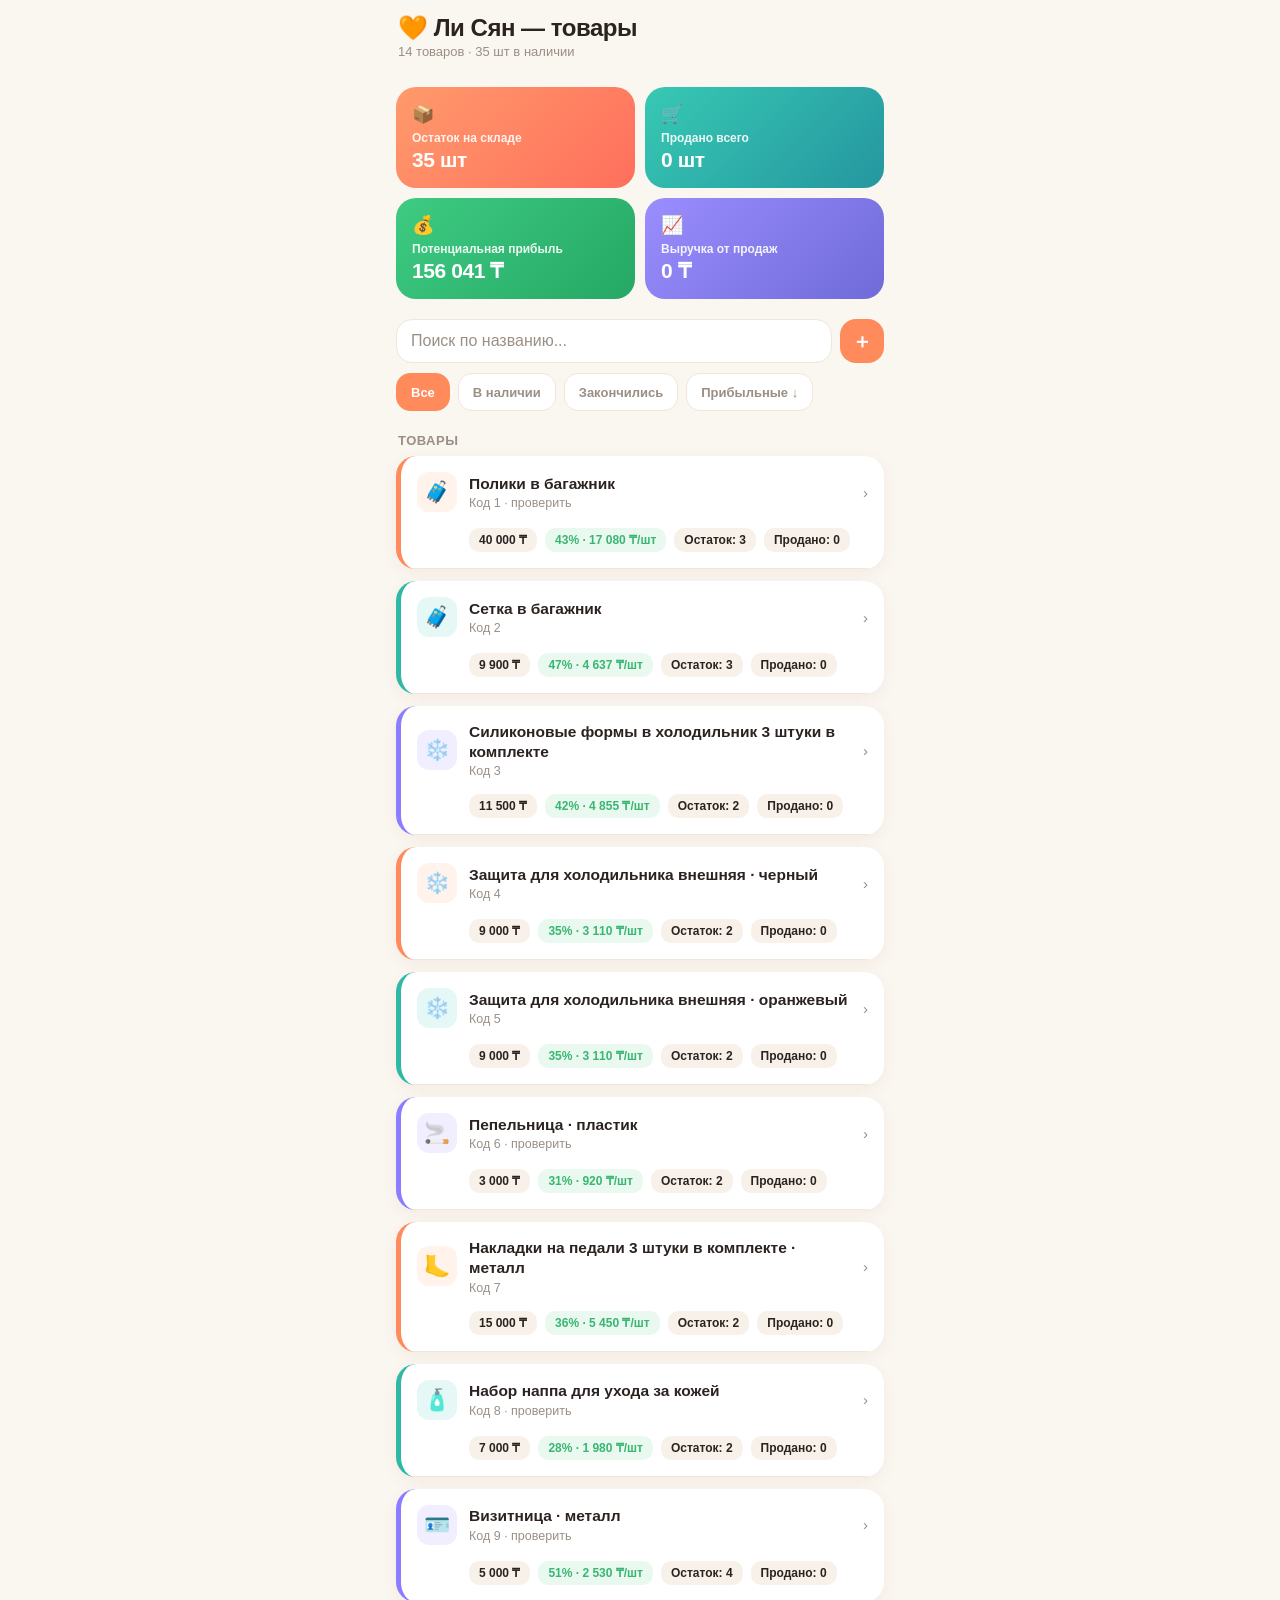
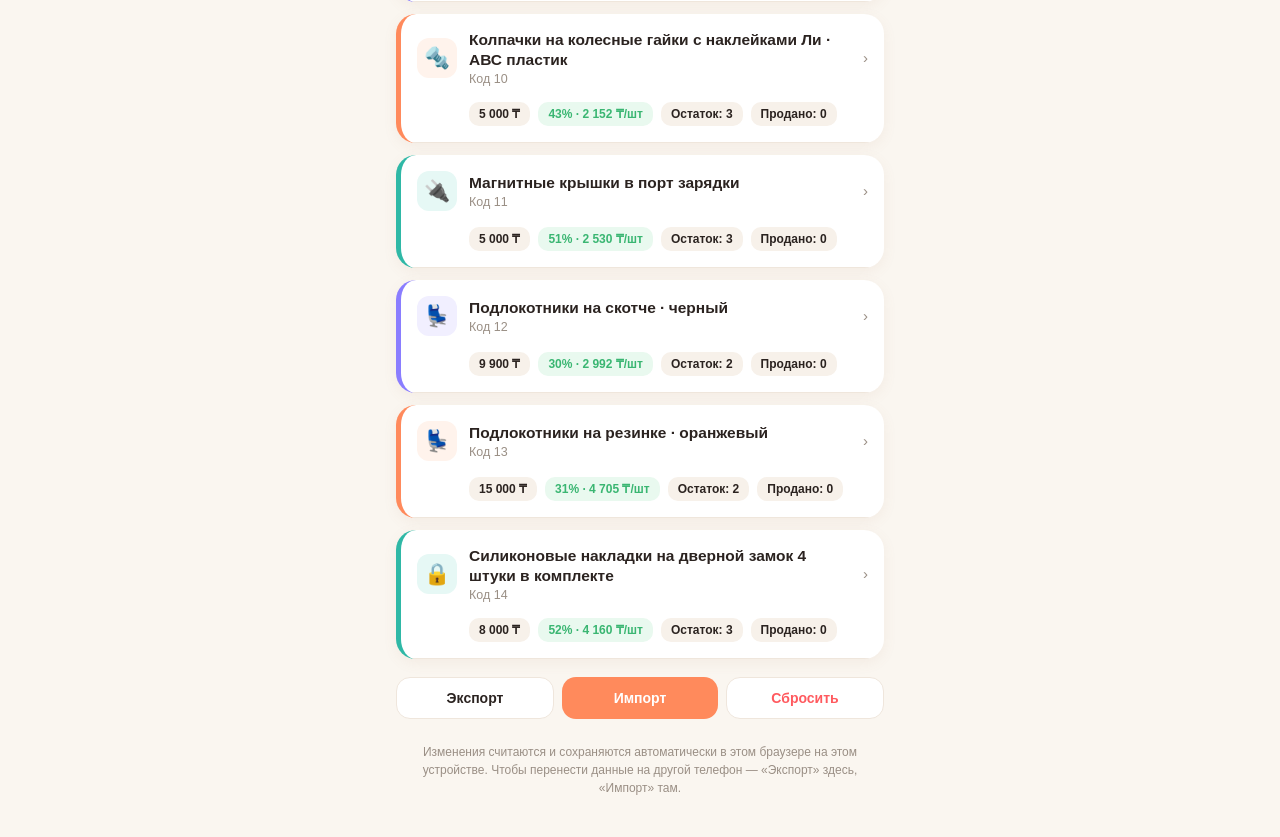
<file: index.html>
<!DOCTYPE html>
<html lang="ru">
<head>
<meta charset="UTF-8">
<meta name="viewport" content="width=device-width, initial-scale=1, viewport-fit=cover">
<meta name="apple-mobile-web-app-capable" content="yes">
<meta name="apple-mobile-web-app-status-bar-style" content="black-translucent">
<meta name="theme-color" content="#faf6f0">
<title>Ли Сян — товары</title>
<style>
  :root{
    --bg:#faf6f0; --card:#ffffff; --text:#2b2320; --sub:#9a8f85;
    --peach:#ff8a5c; --teal:#2fb8a6; --purple:#8a7dff;
    --green:#3ab672; --red:#ff5a5f; --sep:#efe6dc; --radius:20px;
  }
  *{box-sizing:border-box; -webkit-tap-highlight-color:transparent; touch-action:manipulation;}
  html{-webkit-text-size-adjust:100%;}
  html,body{margin:0;padding:0; overflow-x:hidden; width:100%;}
  body{
    background:var(--bg); color:var(--text);
    font-family:-apple-system,BlinkMacSystemFont,"SF Pro Text","Helvetica Neue",Arial,sans-serif;
    padding-bottom:calc(24px + env(safe-area-inset-bottom));
    -webkit-font-smoothing:antialiased;
  }
  header{
    position:sticky; top:0; z-index:10;
    background:rgba(250,246,240,0.85); backdrop-filter:blur(20px); -webkit-backdrop-filter:blur(20px);
    padding:calc(14px + env(safe-area-inset-top)) 18px 12px;
  }
  h1{font-size:24px; font-weight:800; margin:0 0 2px; letter-spacing:-0.02em;}
  .subtitle{font-size:13px; color:var(--sub); margin:0; display:flex; justify-content:space-between; align-items:center; gap:8px;}
  .saved-badge{font-size:11px; color:var(--green); font-weight:700; opacity:0; transition:opacity .3s ease; white-space:nowrap;}
  .saved-badge.show{opacity:1;}

  .alert{
    margin:14px 16px 0; padding:12px 14px; border-radius:14px;
    background:linear-gradient(135deg,#ff9a6c,#ff6f5c); color:#fff;
    font-size:13px; font-weight:700; display:flex; align-items:center; gap:8px;
  }

  .stats{display:grid; grid-template-columns:1fr 1fr; gap:10px; padding:16px 16px 4px;}
  .stat{border-radius:var(--radius); padding:16px; color:#fff;}
  .stat.c1{background:linear-gradient(135deg,#ff9a6c,#ff6f5c);}
  .stat.c2{background:linear-gradient(135deg,#37c9b3,#2596a0);}
  .stat.c3{background:linear-gradient(135deg,#3ecb82,#25a865);}
  .stat.c4{background:linear-gradient(135deg,#9b8dff,#6f6bd8);}
  .stat .icon{font-size:18px; margin-bottom:6px;}
  .stat .label{font-size:12px; font-weight:700; opacity:.9;}
  .stat .value{font-size:21px; font-weight:800; margin-top:3px; letter-spacing:-0.02em;}

  .toolbar{display:flex; gap:8px; padding:16px 16px 10px;}
  .search{flex:1; min-width:0; background:var(--card); border:1.5px solid var(--sep); border-radius:16px; padding:12px 14px; font-size:16px; color:var(--text);}
  .search::placeholder{color:var(--sub);}
  .iconbtn{background:var(--peach); border:none; border-radius:16px; width:44px; height:44px; font-size:20px; color:#fff; font-weight:600; flex:none;}

  .chips{display:flex; gap:8px; padding:0 16px 14px; overflow-x:auto; -webkit-overflow-scrolling:touch; scroll-padding:0 16px;}
  .chips::-webkit-scrollbar{display:none;}
  .chips::after{content:''; flex:none; width:4px;}
  .chip{
    flex:none; background:var(--card); border:1.5px solid var(--sep); color:var(--sub);
    border-radius:14px; padding:9px 14px; font-size:13px; font-weight:700; white-space:nowrap;
    min-height:38px;
  }
  .chip.active{background:var(--peach); border-color:var(--peach); color:#fff;}

  .section-label{font-size:13px; color:var(--sub); text-transform:uppercase; letter-spacing:0.04em; padding:8px 18px 8px; font-weight:700;}

  .list{padding:0 16px; display:flex; flex-direction:column; gap:12px;}

  .card{background:var(--card); border-radius:var(--radius); overflow:hidden; box-shadow:0 4px 14px rgba(160,120,90,0.08); border-left:5px solid var(--peach);}
  .card.c-teal{border-left-color:var(--teal);}
  .card.c-purple{border-left-color:var(--purple);}

  .card-head{display:flex; align-items:center; padding:16px; gap:12px;}
  .emoji{font-size:21px; background:#fff3ec; border-radius:12px; width:40px; height:40px; display:flex; align-items:center; justify-content:center; flex:none;}
  .card.c-teal .emoji{background:#e6f8f5;}
  .card.c-purple .emoji{background:#f1efff;}
  .card-head .titles{flex:1; min-width:0;}
  .card-head .name{font-size:15.5px; font-weight:700; line-height:1.3;}
  .card-head .variant{font-size:12.5px; color:var(--sub); margin-top:2px;}
  .chevron{color:var(--sub); font-size:15px; transition:transform .2s ease; flex:none;}
  .card.open .chevron{transform:rotate(90deg);}

  .card-quick{display:flex; gap:8px; padding:0 16px 16px 68px; font-size:12px; color:var(--sub); flex-wrap:wrap;}
  .pill{background:#f7f1ea; border-radius:10px; padding:5px 10px; font-weight:700; color:var(--text);}
  .pill.profit{color:var(--green); background:#e9f9ef;}
  .pill.stock0{color:var(--red); background:#ffecec;}
  .pill.link{color:var(--peach); background:#fff3ec;}

  .card-body{max-height:0; overflow:hidden; transition:max-height .25s ease; border-top:1px solid var(--sep);}
  .card.open .card-body{max-height:1500px;}

  .stock-panel{display:flex; align-items:center; justify-content:space-between; padding:16px; background:#fff8f2;}
  .remaining-label{font-size:11px; color:var(--sub); font-weight:700; text-transform:uppercase;}
  .remaining{font-size:30px; font-weight:800; color:var(--peach);}
  .remaining.zero{color:var(--red);}
  .stepper-label{font-size:10.5px; color:var(--sub); text-align:center; font-weight:700; margin-bottom:4px;}
  .stepbtn{width:44px; height:44px; border-radius:12px; border:none; background:#fff; color:var(--peach); font-size:20px; font-weight:800; box-shadow:0 2px 6px rgba(160,120,90,0.12);}
  .stepbtn:active{transform:scale(0.94);}
  .stepbtn.receive{color:var(--green);}

  .grid{display:grid; grid-template-columns:1fr 1fr; gap:10px; padding:16px;}
  .field{display:flex; flex-direction:column; gap:5px;}
  .field label{font-size:10.5px; color:var(--sub); font-weight:700; text-transform:uppercase; letter-spacing:0.02em;}
  .field input{border:1.5px solid var(--sep); background:#fdfaf6; border-radius:12px; padding:11px 12px; font-size:16px; font-weight:600; color:var(--text); width:100%;}
  .field input:focus{outline:none; border-color:var(--peach); background:#fff;}
  .field.readonly input{color:var(--sub); background:#f7f1ea; border-color:transparent; font-weight:500;}
  .field.wide{grid-column:1/-1;}
  .divider-label{grid-column:1/-1; font-size:11px; color:var(--peach); font-weight:800; text-transform:uppercase; margin-top:6px; letter-spacing:0.03em;}

  .summary-row{display:flex; justify-content:space-between; padding:11px 16px; font-size:14px; border-top:1px solid var(--sep);}
  .summary-row .l{color:var(--sub);}
  .summary-row .r{font-weight:800;}
  .summary-row .r.green{color:var(--green);}

  .card-actions{display:flex; gap:8px; padding:14px 16px; border-top:1px solid var(--sep);}
  .mini-btn{flex:1; border:none; border-radius:12px; padding:10px; font-size:13px; font-weight:700; background:#f7f1ea; color:var(--text);}
  .mini-btn.share{color:var(--teal); background:#e6f8f5;}
  .mini-btn.dup{color:var(--purple); background:#f1efff;}
  .mini-btn.del{color:var(--red); background:#ffecec;}

  .footer-actions{display:flex; gap:8px; padding:18px 16px 8px; flex-wrap:wrap;}
  .btn{flex:1; min-width:90px; border:none; border-radius:14px; padding:12px; font-size:14px; font-weight:700; text-align:center;}
  .btn.primary{background:var(--peach); color:#fff;}
  .btn.secondary{background:var(--card); border:1.5px solid var(--sep); color:var(--text);}
  .btn.danger{background:var(--card); border:1.5px solid var(--sep); color:var(--red);}
  .footer-note{font-size:12px; color:var(--sub); text-align:center; padding:4px 24px 4px; line-height:1.5;}
  #fileInput{display:none;}
  .empty{text-align:center; color:var(--sub); font-size:14px; padding:40px 20px;}

  @media (max-width:359px){
    header{padding-left:14px; padding-right:14px;}
    .stats, .toolbar, .list, .footer-actions{padding-left:12px; padding-right:12px;}
    .stats{grid-template-columns:1fr 1fr; gap:8px;}
    .stat{padding:12px;}
    .stat .value{font-size:18px;}
    .grid{grid-template-columns:1fr; padding:12px;}
    .card-quick{padding-left:60px;}
    .stock-panel{flex-direction:column; align-items:flex-start; gap:14px;}
    .stock-panel > div:last-child{width:100%; justify-content:space-between; display:flex;}
  }
  @media (min-width:600px){
    body{max-width:520px; margin:0 auto;}
  }
</style>
</head>
<body>

<header>
  <h1>🧡 Ли Сян — товары</h1>
  <p class="subtitle"><span id="subtitle">14 товаров</span><span class="saved-badge" id="savedBadge">✓ сохранено</span></p>
</header>

<div id="alertBox"></div>

<div class="stats" id="stats"></div>

<div class="toolbar">
  <input class="search" id="search" placeholder="Поиск по названию..." />
  <button class="iconbtn" id="addBtn" title="Добавить товар">＋</button>
</div>

<div class="chips" id="chips">
  <button class="chip active" data-filter="all">Все</button>
  <button class="chip" data-filter="instock">В наличии</button>
  <button class="chip" data-filter="out">Закончились</button>
  <button class="chip" data-filter="profit">Прибыльные ↓</button>
</div>

<div class="section-label">Товары</div>
<div class="list" id="list"></div>

<div class="footer-actions">
  <button class="btn secondary" id="exportBtn">Экспорт</button>
  <button class="btn primary" id="importBtn">Импорт</button>
  <button class="btn danger" id="resetBtn">Сбросить</button>
</div>
<input type="file" id="fileInput" accept="application/json">
<p class="footer-note">Изменения считаются и сохраняются автоматически в этом браузере на этом устройстве. Чтобы перенести данные на другой телефон — «Экспорт» здесь, «Импорт» там.</p>

<script>
const STORAGE_KEY = 'lisyang_dashboard_v3';

const RAW_DATA = [
{id:1, code:'Код 1', name:'Полики в багажник', kaspi:'Защита багажника', variant:'', note:'проверить', link:'', icon:'', price:40000, qty:3, costYuan:390, rate:70, weight:8200, tariff:1800, deliveryExtra:2000, packaging:100, received:3, sold:0},
{id:2, code:'Код 2', name:'Сетка в багажник', kaspi:'Сетка', variant:'', note:'', link:'', icon:'', price:9900, qty:3, costYuan:78, rate:70, weight:1100, tariff:1800, deliveryExtra:1000, packaging:100, received:3, sold:0},
{id:3, code:'Код 3', name:'Силиконовые формы в холодильник 3 штуки в комплекте', kaspi:'Органайзер в холодильник', variant:'', note:'', link:'', icon:'', price:11500, qty:2, costYuan:63, rate:70, weight:1500, tariff:1800, deliveryExtra:1000, packaging:100, received:2, sold:0},
{id:4, code:'Код 4', name:'Защита для холодильника внешняя', kaspi:'', variant:'черный', note:'', link:'', icon:'', price:9000, qty:2, costYuan:70, rate:70, weight:900, tariff:1800, deliveryExtra:1000, packaging:100, received:2, sold:0},
{id:5, code:'Код 5', name:'Защита для холодильника внешняя', kaspi:'', variant:'оранжевый', note:'', link:'', icon:'', price:9000, qty:2, costYuan:70, rate:70, weight:900, tariff:1800, deliveryExtra:1000, packaging:100, received:2, sold:0},
{id:6, code:'Код 6', name:'Пепельница', kaspi:'', variant:'пластик', note:'проверить', link:'', icon:'', price:3000, qty:2, costYuan:19, rate:70, weight:300, tariff:1800, deliveryExtra:500, packaging:100, received:2, sold:0},
{id:7, code:'Код 7', name:'Накладки на педали 3 штуки в комплекте', kaspi:'', variant:'металл', note:'', link:'', icon:'', price:15000, qty:2, costYuan:129, rate:70, weight:1500, tariff:1800, deliveryExtra:1000, packaging:100, received:2, sold:0},
{id:8, code:'Код 8', name:'Набор наппа для ухода за кожей', kaspi:'', variant:'', note:'проверить', link:'', icon:'', price:7000, qty:2, costYuan:63, rate:70, weight:1100, tariff:1800, deliveryExtra:500, packaging:100, received:2, sold:0},
{id:9, code:'Код 9', name:'Визитница', kaspi:'', variant:'металл', note:'проверить', link:'', icon:'', price:5000, qty:4, costYuan:47, rate:70, weight:400, tariff:1800, deliveryExtra:500, packaging:100, received:4, sold:0},
{id:10, code:'Код 10', name:'Колпачки на колесные гайки с наклейками Ли', kaspi:'', variant:'АВС пластик', note:'', link:'', icon:'', price:5000, qty:3, costYuan:54, rate:70, weight:230, tariff:1800, deliveryExtra:500, packaging:100, received:3, sold:0},
{id:11, code:'Код 11', name:'Магнитные крышки в порт зарядки', kaspi:'', variant:'', note:'', link:'', icon:'', price:5000, qty:3, costYuan:36, rate:70, weight:300, tariff:1800, deliveryExtra:500, packaging:100, received:3, sold:0},
{id:12, code:'Код 12', name:'Подлокотники на скотче', kaspi:'', variant:'черный', note:'', link:'', icon:'', price:9900, qty:2, costYuan:96, rate:70, weight:850, tariff:1800, deliveryExtra:1000, packaging:100, received:2, sold:0},
{id:13, code:'Код 13', name:'Подлокотники на резинке', kaspi:'', variant:'оранжевый', note:'', link:'', icon:'', price:15000, qty:2, costYuan:168, rate:70, weight:850, tariff:1800, deliveryExtra:1000, packaging:100, received:2, sold:0},
{id:14, code:'Код 14', name:'Силиконовые накладки на дверной замок 4 штуки в комплекте', kaspi:'', variant:'', note:'', link:'', icon:'', price:8000, qty:3, costYuan:54, rate:70, weight:200, tariff:1800, deliveryExtra:1000, packaging:100, received:3, sold:0},
];

const ICON_RULES = [
  [/багажник/i,'🧳'], [/сетк/i,'🕸️'], [/холодильник/i,'❄️'], [/пепельниц/i,'🚬'],
  [/педал/i,'🦶'], [/кож|наппа/i,'🧴'], [/визитниц/i,'🪪'], [/колпач|колес|гайк/i,'🔩'],
  [/крышк|зарядк/i,'🔌'], [/подлокотник/i,'💺'], [/замок|двер/i,'🔒'],
];
function autoIcon(name){
  for(const [re, ic] of ICON_RULES){ if(re.test(name)) return ic; }
  return '📦';
}
function iconFor(item){ return item.icon || autoIcon(item.name); }
function colorClass(item){ return ['','c-teal','c-purple'][(item.id - 1) % 3]; }

// --- storage (guarded: works fully when self-hosted; degrades quietly in sandboxed previews) ---
function safeLoad(){
  try{
    const raw = localStorage.getItem(STORAGE_KEY);
    if(raw){
      const parsed = JSON.parse(raw);
      if(Array.isArray(parsed) && parsed.length) return parsed;
    }
  }catch(e){ /* storage unavailable here — fall back to defaults */ }
  return JSON.parse(JSON.stringify(RAW_DATA));
}
let saveTimer = null;
function safeSave(){
  try{
    localStorage.setItem(STORAGE_KEY, JSON.stringify(data));
    const badge = document.getElementById('savedBadge');
    badge.classList.add('show');
    clearTimeout(saveTimer);
    saveTimer = setTimeout(()=>badge.classList.remove('show'), 1200);
  }catch(e){ /* no persistent storage available — data stays in memory only */ }
}

let data = safeLoad();
let openId = null;
let filterMode = 'all';

const fmt = n => Math.round(n).toLocaleString('ru-RU');
const remaining = item => Math.max(0, (item.received||0) - (item.sold||0));

function calc(item){
  const p = item.qty > 0 ? Math.round(item.costYuan / item.qty) : 0;
  const r = Math.round(p * item.rate);
  const u = Math.round((item.weight / 1000) * item.tariff);
  const v = item.qty > 0 ? Math.round(u / item.qty) : 0;
  const y = Math.round(item.price * 0.12);
  const z = Math.round(item.price * 0.01);
  const ab = Math.round(item.price * 0.04);
  const n = r + v + item.deliveryExtra + item.packaging + y + z + ab;
  const i = item.price - n;
  const h = item.price > 0 ? Math.round((i / item.price) * 100) : 0;
  return {p, r, u, v, y, z, ab, n, i, h};
}

function renderAlert(){
  const outCount = data.filter(x => remaining(x) === 0).length;
  const box = document.getElementById('alertBox');
  box.innerHTML = outCount > 0
    ? `<div class="alert">⚠️ ${outCount} ${outCount===1?'товар закончился':'товара(ов) закончились'} — пора пополнить склад</div>`
    : '';
}

function renderStats(){
  const totalRemaining = data.reduce((s,x)=>s+remaining(x),0);
  const totalSold = data.reduce((s,x)=>s+(x.sold||0),0);
  let totalProfitPotential = 0, totalRevenueSold = 0;
  data.forEach(x=>{
    const c = calc(x);
    totalProfitPotential += c.i * remaining(x);
    totalRevenueSold += x.price * (x.sold||0);
  });
  document.getElementById('stats').innerHTML = `
    <div class="stat c1"><div class="icon">📦</div><div class="label">Остаток на складе</div><div class="value">${totalRemaining} шт</div></div>
    <div class="stat c2"><div class="icon">🛒</div><div class="label">Продано всего</div><div class="value">${totalSold} шт</div></div>
    <div class="stat c3"><div class="icon">💰</div><div class="label">Потенциальная прибыль</div><div class="value">${fmt(totalProfitPotential)} ₸</div></div>
    <div class="stat c4"><div class="icon">📈</div><div class="label">Выручка от продаж</div><div class="value">${fmt(totalRevenueSold)} ₸</div></div>
  `;
  document.getElementById('subtitle').textContent = `${data.length} товаров · ${totalRemaining} шт в наличии`;
  renderAlert();
}

function fieldRow(label, key, item, readonly){
  const val = item[key];
  return `<div class="field ${readonly?'readonly':''}">
    <label>${label}</label>
    <input type="${readonly?'text':'number'}" inputmode="decimal" data-key="${key}" ${readonly?'readonly':''} value="${val}">
  </div>`;
}
function textFieldRow(label, key, item, wide){
  return `<div class="field ${wide?'wide':''}">
    <label>${label}</label>
    <input type="text" data-key="${key}" data-text="1" value="${(item[key]||'').toString().replace(/"/g,'&quot;')}">
  </div>`;
}

function applyFilter(list){
  if(filterMode === 'instock') return list.filter(x => remaining(x) > 0);
  if(filterMode === 'out') return list.filter(x => remaining(x) === 0);
  if(filterMode === 'profit') return [...list].sort((a,b)=> calc(b).h - calc(a).h);
  return list;
}

function renderList(){
  const q = document.getElementById('search').value.trim().toLowerCase();
  const listEl = document.getElementById('list');
  let filtered = data.filter(x => (x.name + ' ' + x.variant + ' ' + x.kaspi).toLowerCase().includes(q));
  filtered = applyFilter(filtered);
  if(!filtered.length){
    listEl.innerHTML = `<div class="empty">Ничего не найдено</div>`;
    return;
  }
  listEl.innerHTML = filtered.map(item=>{
    const c = calc(item);
    const rem = remaining(item);
    const isOpen = openId === item.id;
    return `
    <div class="card ${colorClass(item)} ${isOpen?'open':''}" data-id="${item.id}">
      <div class="card-head" data-toggle="${item.id}">
        <div class="emoji">${iconFor(item)}</div>
        <div class="titles">
          <div class="name">${item.name}${item.variant ? ' · ' + item.variant : ''}</div>
          <div class="variant">${item.code}${item.note ? ' · ' + item.note : ''}</div>
        </div>
        <div class="chevron">›</div>
      </div>
      <div class="card-quick">
        <span class="pill">${fmt(item.price)} ₸</span>
        <span class="pill profit">${c.h}% · ${fmt(c.i)} ₸/шт</span>
        <span class="pill ${rem===0?'stock0':''}">Остаток: ${rem}</span>
        <span class="pill">Продано: ${item.sold||0}</span>
        ${item.link ? `<span class="pill link">🔗 Kaspi</span>` : ''}
      </div>
      <div class="card-body">
        <div class="stock-panel">
          <div>
            <div class="remaining-label">Остаток на складе</div>
            <div class="remaining ${rem===0?'zero':''}">${rem} шт</div>
          </div>
          <div style="display:flex; gap:14px;">
            <div>
              <div class="stepper-label">Продажа</div>
              <div style="display:flex; gap:6px;">
                <button class="stepbtn" data-act="sale-minus">−</button>
                <button class="stepbtn" data-act="sale-plus">+</button>
              </div>
            </div>
            <div>
              <div class="stepper-label">Приход</div>
              <div style="display:flex; gap:6px;">
                <button class="stepbtn receive" data-act="receive-plus">+</button>
              </div>
            </div>
          </div>
        </div>
        <div class="grid">
          <div class="divider-label">Склад</div>
          ${fieldRow('Приход всего, шт','received',item,false)}
          ${fieldRow('Продано всего, шт','sold',item,false)}

          <div class="divider-label">Продажа</div>
          ${fieldRow('Цена продажи, ₸','price',item,false)}
          ${fieldRow('Количество в закупке','qty',item,false)}
          ${textFieldRow('Ссылка на Kaspi','link',item,true)}
          ${textFieldRow('Иконка (эмодзи)','icon',item,false)}

          <div class="divider-label">Закупка</div>
          ${fieldRow('Стоимость закупки, ¥','costYuan',item,false)}
          ${fieldRow('Курс ¥→₸','rate',item,false)}
          <div class="field readonly"><label>Цена за ед., ¥</label><input readonly value="${c.p}"></div>
          <div class="field readonly"><label>Цена за ед., ₸</label><input readonly value="${fmt(c.r)}"></div>

          <div class="divider-label">Доставка</div>
          ${fieldRow('Общий вес, г','weight',item,false)}
          ${fieldRow('Тариф доставки','tariff',item,false)}
          <div class="field readonly"><label>Доставка всего, ₸</label><input readonly value="${fmt(c.u)}"></div>
          <div class="field readonly"><label>Доставка за ед., ₸</label><input readonly value="${fmt(c.v)}"></div>
          ${fieldRow('Доп. доставка, ₸','deliveryExtra',item,false)}
          ${fieldRow('Упаковка, ₸','packaging',item,false)}

          <div class="divider-label">Расчёт</div>
          <div class="field readonly"><label>Комиссия Каспи 12%</label><input readonly value="${fmt(c.y)}"></div>
          <div class="field readonly"><label>Платежи 1%</label><input readonly value="${fmt(c.z)}"></div>
          <div class="field readonly"><label>Налог 4%</label><input readonly value="${fmt(c.ab)}"></div>
        </div>
        <div class="summary-row"><span class="l">Себестоимость</span><span class="r">${fmt(c.n)} ₸</span></div>
        <div class="summary-row"><span class="l">Прибыль с единицы</span><span class="r green">${fmt(c.i)} ₸ (${c.h}%)</span></div>
        <div class="summary-row"><span class="l">Выручка от продаж</span><span class="r">${fmt(item.price*(item.sold||0))} ₸</span></div>
        <div class="card-actions">
          <button class="mini-btn share" data-act="share">↗ Поделиться</button>
          <button class="mini-btn dup" data-act="duplicate">⧉ Копировать</button>
          <button class="mini-btn del" data-act="delete">🗑 Удалить</button>
        </div>
      </div>
    </div>`;
  }).join('');
}

function render(){
  renderStats();
  renderList();
}

function shareItem(item){
  const c = calc(item);
  const rem = remaining(item);
  const text = `${item.name}${item.variant ? ' · ' + item.variant : ''}\nЦена: ${fmt(item.price)} ₸\nВ наличии: ${rem} шт${item.link ? '\n' + item.link : ''}`;
  if(navigator.share){
    navigator.share({title:item.name, text}).catch(()=>{});
  } else if(navigator.clipboard){
    navigator.clipboard.writeText(text).then(()=>alert('Скопировано в буфер обмена')).catch(()=>alert(text));
  } else {
    alert(text);
  }
}

document.getElementById('chips').addEventListener('click', (e)=>{
  const chip = e.target.closest('.chip');
  if(!chip) return;
  filterMode = chip.dataset.filter;
  document.querySelectorAll('.chip').forEach(c=>c.classList.toggle('active', c===chip));
  renderList();
});

document.getElementById('list').addEventListener('click', (e)=>{
  const head = e.target.closest('[data-toggle]');
  if(head){
    const id = Number(head.dataset.toggle);
    openId = openId === id ? null : id;
    renderList();
    return;
  }
  const actBtn = e.target.closest('[data-act]');
  if(!actBtn) return;
  const card = e.target.closest('.card');
  const id = Number(card.dataset.id);
  const item = data.find(x=>x.id===id);
  const act = actBtn.dataset.act;

  if(act === 'sale-plus'){
    if(remaining(item) > 0) item.sold = (item.sold||0) + 1;
    renderStats(); renderList(); safeSave(); return;
  }
  if(act === 'sale-minus'){
    item.sold = Math.max(0, (item.sold||0) - 1);
    renderStats(); renderList(); safeSave(); return;
  }
  if(act === 'receive-plus'){
    const val = window.prompt('Сколько штук пришло на склад?', '1');
    const n = parseInt(val, 10);
    if(!isNaN(n) && n > 0) item.received = (item.received||0) + n;
    renderStats(); renderList(); safeSave(); return;
  }
  if(act === 'share'){ shareItem(item); return; }
  if(act === 'duplicate'){
    const newId = Math.max(0, ...data.map(x=>x.id)) + 1;
    const clone = JSON.parse(JSON.stringify(item));
    clone.id = newId; clone.code = 'Код ' + newId;
    clone.name = item.name + ' (копия)';
    clone.received = 0; clone.sold = 0;
    data.push(clone);
    openId = newId;
    render(); safeSave(); return;
  }
  if(act === 'delete'){
    if(window.confirm('Удалить «' + item.name + '»?')){
      data = data.filter(x=>x.id!==id);
      if(openId === id) openId = null;
      render(); safeSave();
    }
    return;
  }
});

document.getElementById('list').addEventListener('input', (e)=>{
  const input = e.target.closest('input[data-key]');
  if(!input) return;
  const card = e.target.closest('.card');
  const id = Number(card.dataset.id);
  const item = data.find(x=>x.id===id);
  const key = input.dataset.key;
  if(input.dataset.text){
    item[key] = input.value;
    if(key === 'icon'){ renderStats(); renderList(); safeSave(); return; }
  } else {
    const num = parseFloat(input.value.replace(',', '.'));
    item[key] = isNaN(num) ? 0 : num;
  }
  renderStats();
  // refresh just this card's derived fields without losing focus
  const c = calc(item);
  const rem = remaining(item);
  const quick = card.querySelector('.card-quick');
  quick.innerHTML = `
    <span class="pill">${fmt(item.price)} ₸</span>
    <span class="pill profit">${c.h}% · ${fmt(c.i)} ₸/шт</span>
    <span class="pill ${rem===0?'stock0':''}">Остаток: ${rem}</span>
    <span class="pill">Продано: ${item.sold||0}</span>
    ${item.link ? `<span class="pill link">🔗 Kaspi</span>` : ''}
  `;
  const remEl = card.querySelector('.remaining');
  if(remEl){ remEl.textContent = rem + ' шт'; remEl.classList.toggle('zero', rem===0); }
  const readonlyInputs = card.querySelectorAll('.field.readonly input');
  const vals = [c.p, fmt(c.r), fmt(c.u), fmt(c.v), fmt(c.y), fmt(c.z), fmt(c.ab)];
  readonlyInputs.forEach((el,idx)=>{ if(vals[idx]!==undefined) el.value = vals[idx]; });
  const summaryVals = card.querySelectorAll('.summary-row .r');
  summaryVals[0].textContent = fmt(c.n) + ' ₸';
  summaryVals[1].textContent = fmt(c.i) + ' ₸ (' + c.h + '%)';
  summaryVals[2].textContent = fmt(item.price*(item.sold||0)) + ' ₸';
  safeSave();
});

document.getElementById('search').addEventListener('input', renderList);

document.getElementById('exportBtn').addEventListener('click', ()=>{
  const blob = new Blob([JSON.stringify(data, null, 2)], {type:'application/json'});
  const url = URL.createObjectURL(blob);
  const a = document.createElement('a');
  a.href = url; a.download = 'lisyang_tovary.json';
  document.body.appendChild(a); a.click(); document.body.removeChild(a);
  URL.revokeObjectURL(url);
});

document.getElementById('importBtn').addEventListener('click', ()=>{
  document.getElementById('fileInput').click();
});
document.getElementById('fileInput').addEventListener('change', (e)=>{
  const file = e.target.files[0];
  if(!file) return;
  const reader = new FileReader();
  reader.onload = () => {
    try{
      const parsed = JSON.parse(reader.result);
      if(Array.isArray(parsed)){ data = parsed; safeSave(); render(); }
    }catch(err){ alert('Не удалось прочитать файл'); }
  };
  reader.readAsText(file);
});

document.getElementById('resetBtn').addEventListener('click', ()=>{
  if(window.confirm('Сбросить все изменения к исходным данным?')){
    data = JSON.parse(JSON.stringify(RAW_DATA));
    safeSave(); render();
  }
});

document.getElementById('addBtn').addEventListener('click', ()=>{
  const newId = Math.max(0, ...data.map(x=>x.id)) + 1;
  data.push({id:newId, code:'Код '+newId, name:'Новый товар', kaspi:'', variant:'', note:'', link:'', icon:'', price:0, qty:1, costYuan:0, rate:70, weight:0, tariff:1800, deliveryExtra:0, packaging:100, received:0, sold:0});
  openId = newId;
  safeSave(); render();
});

render();
</script>
</body>
</html>
</file>
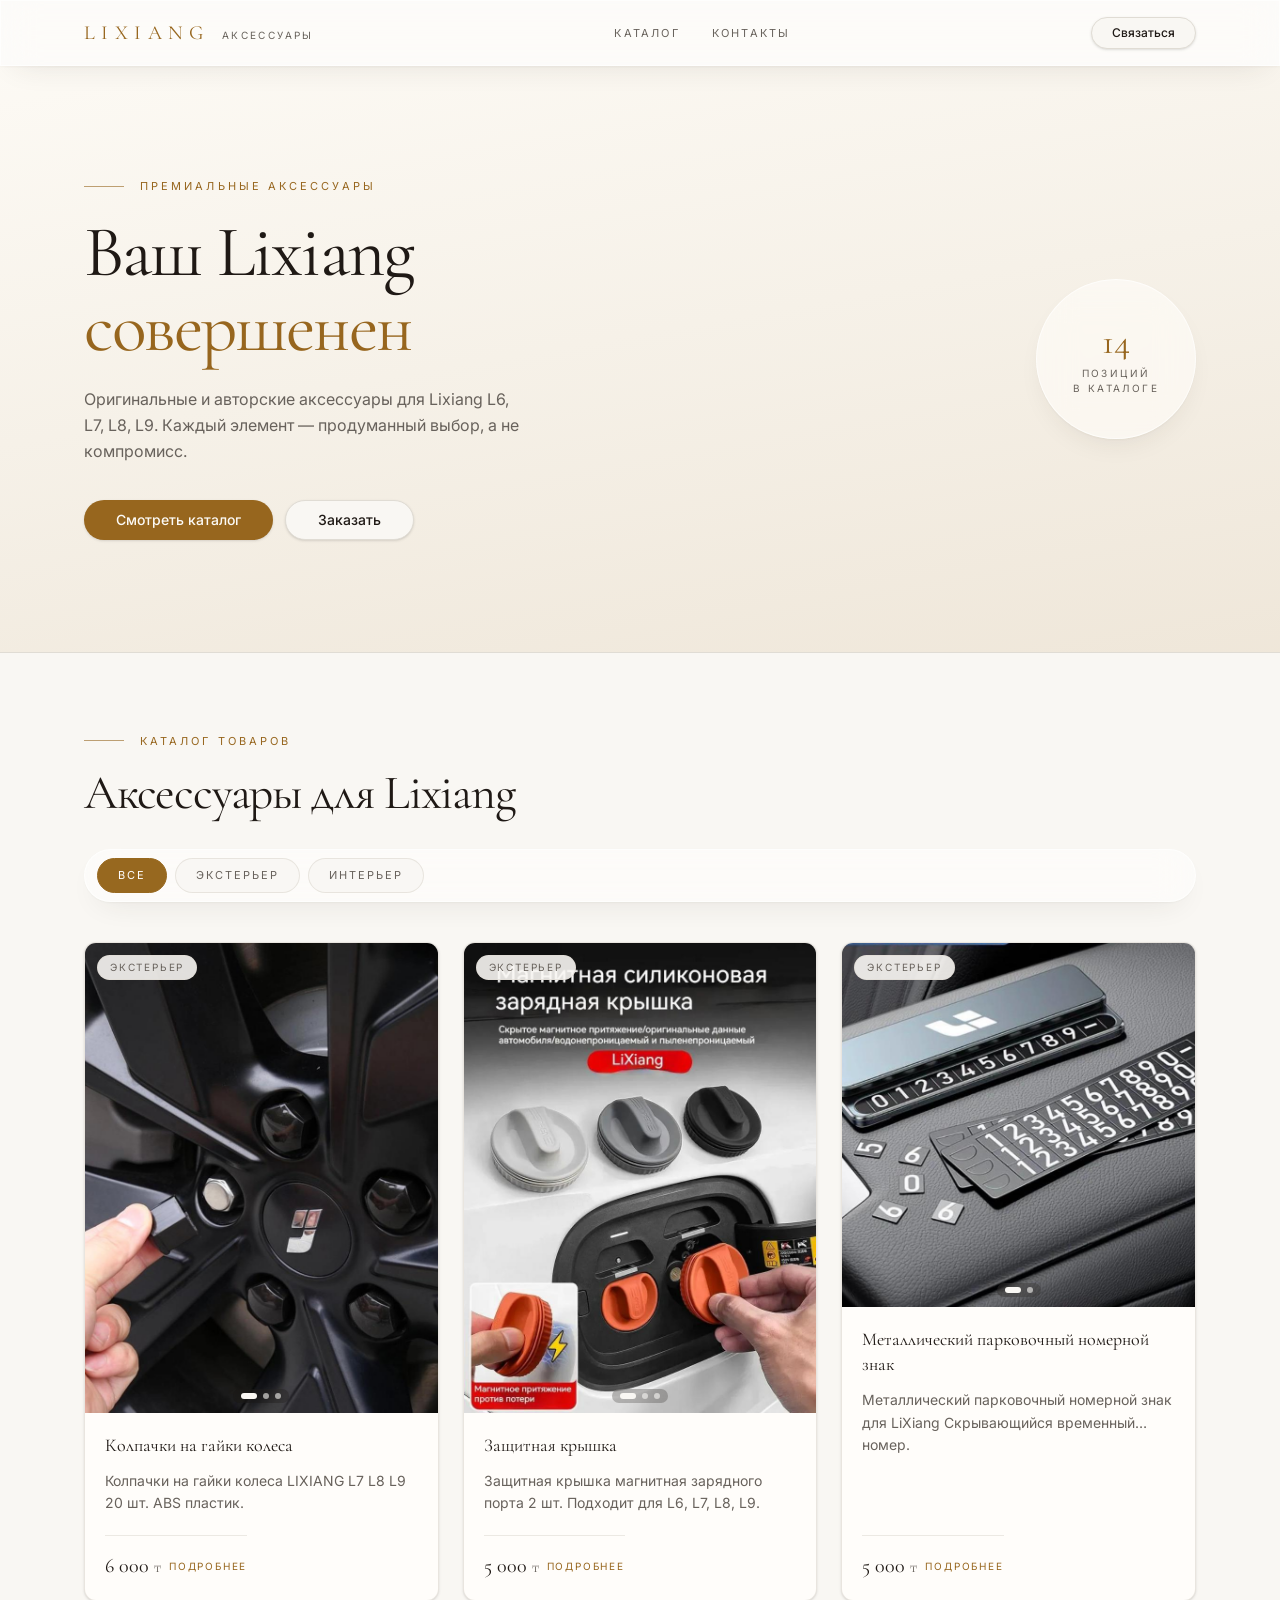
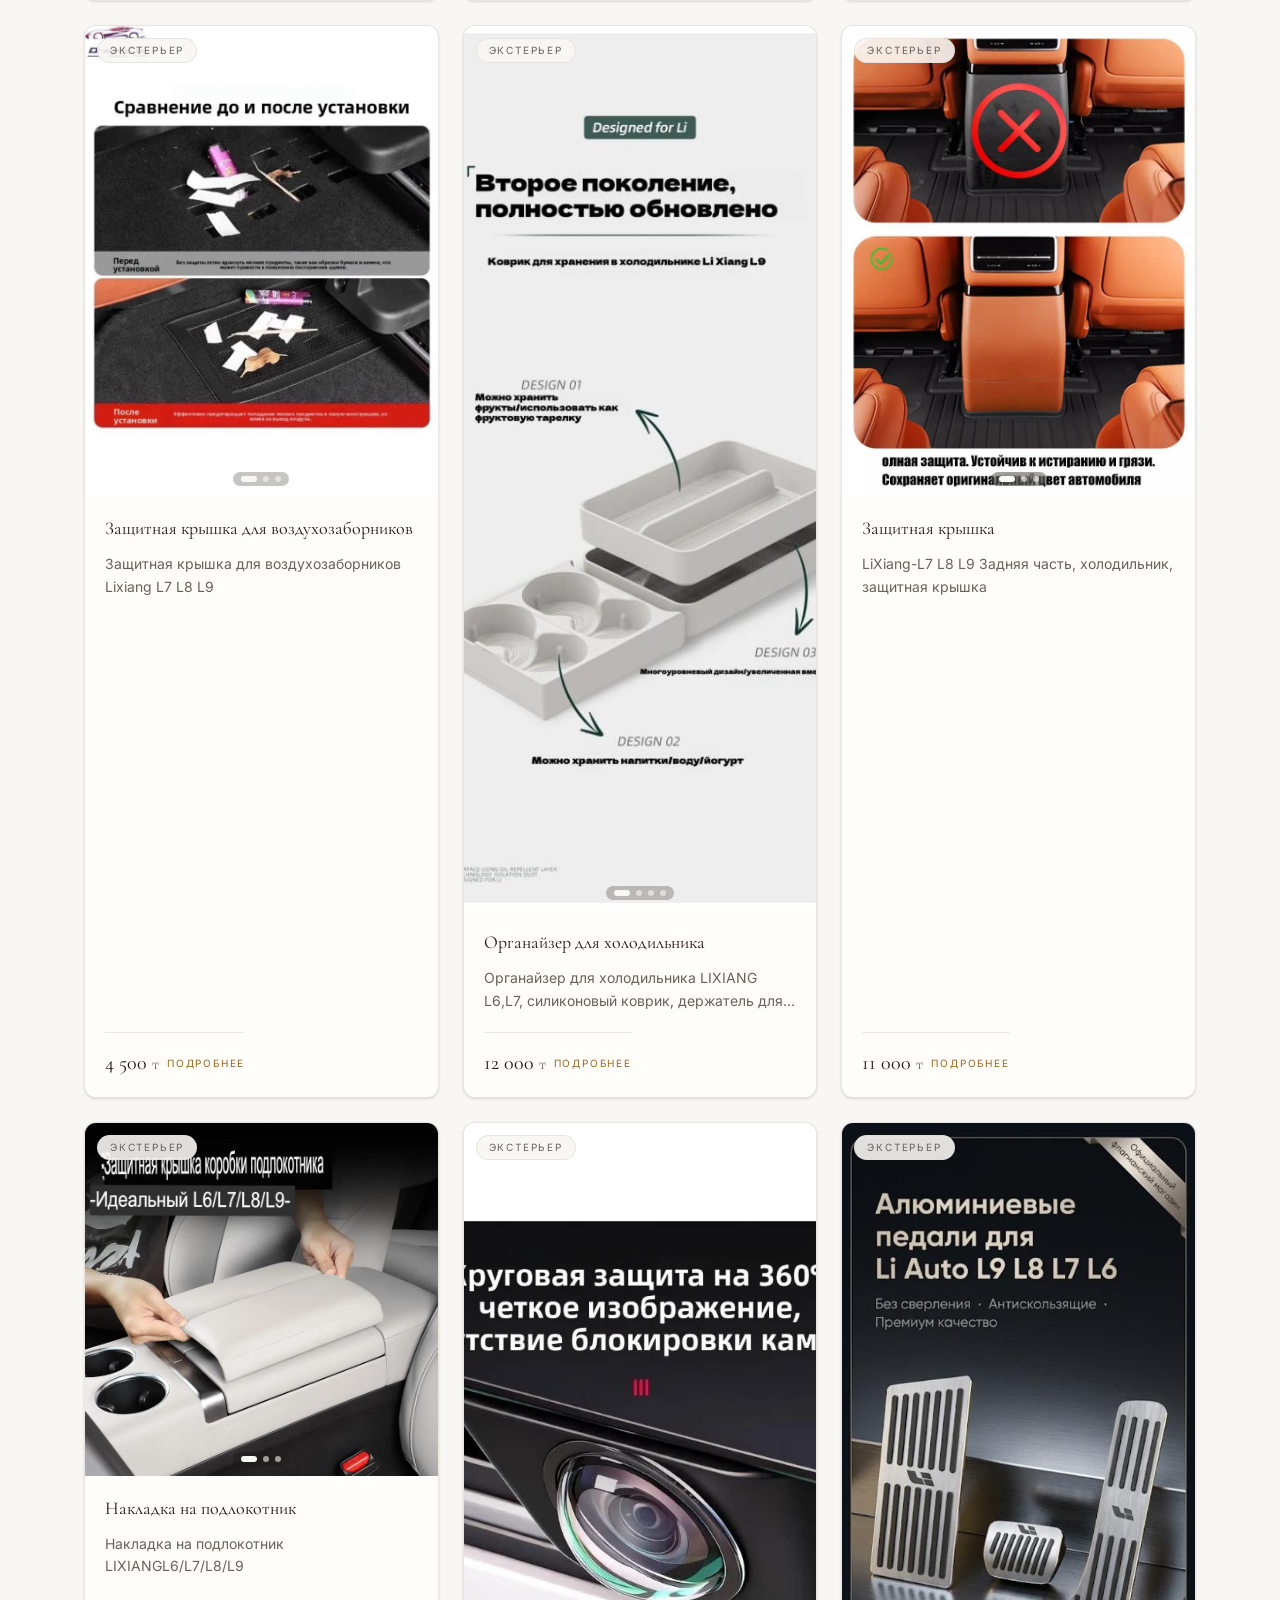
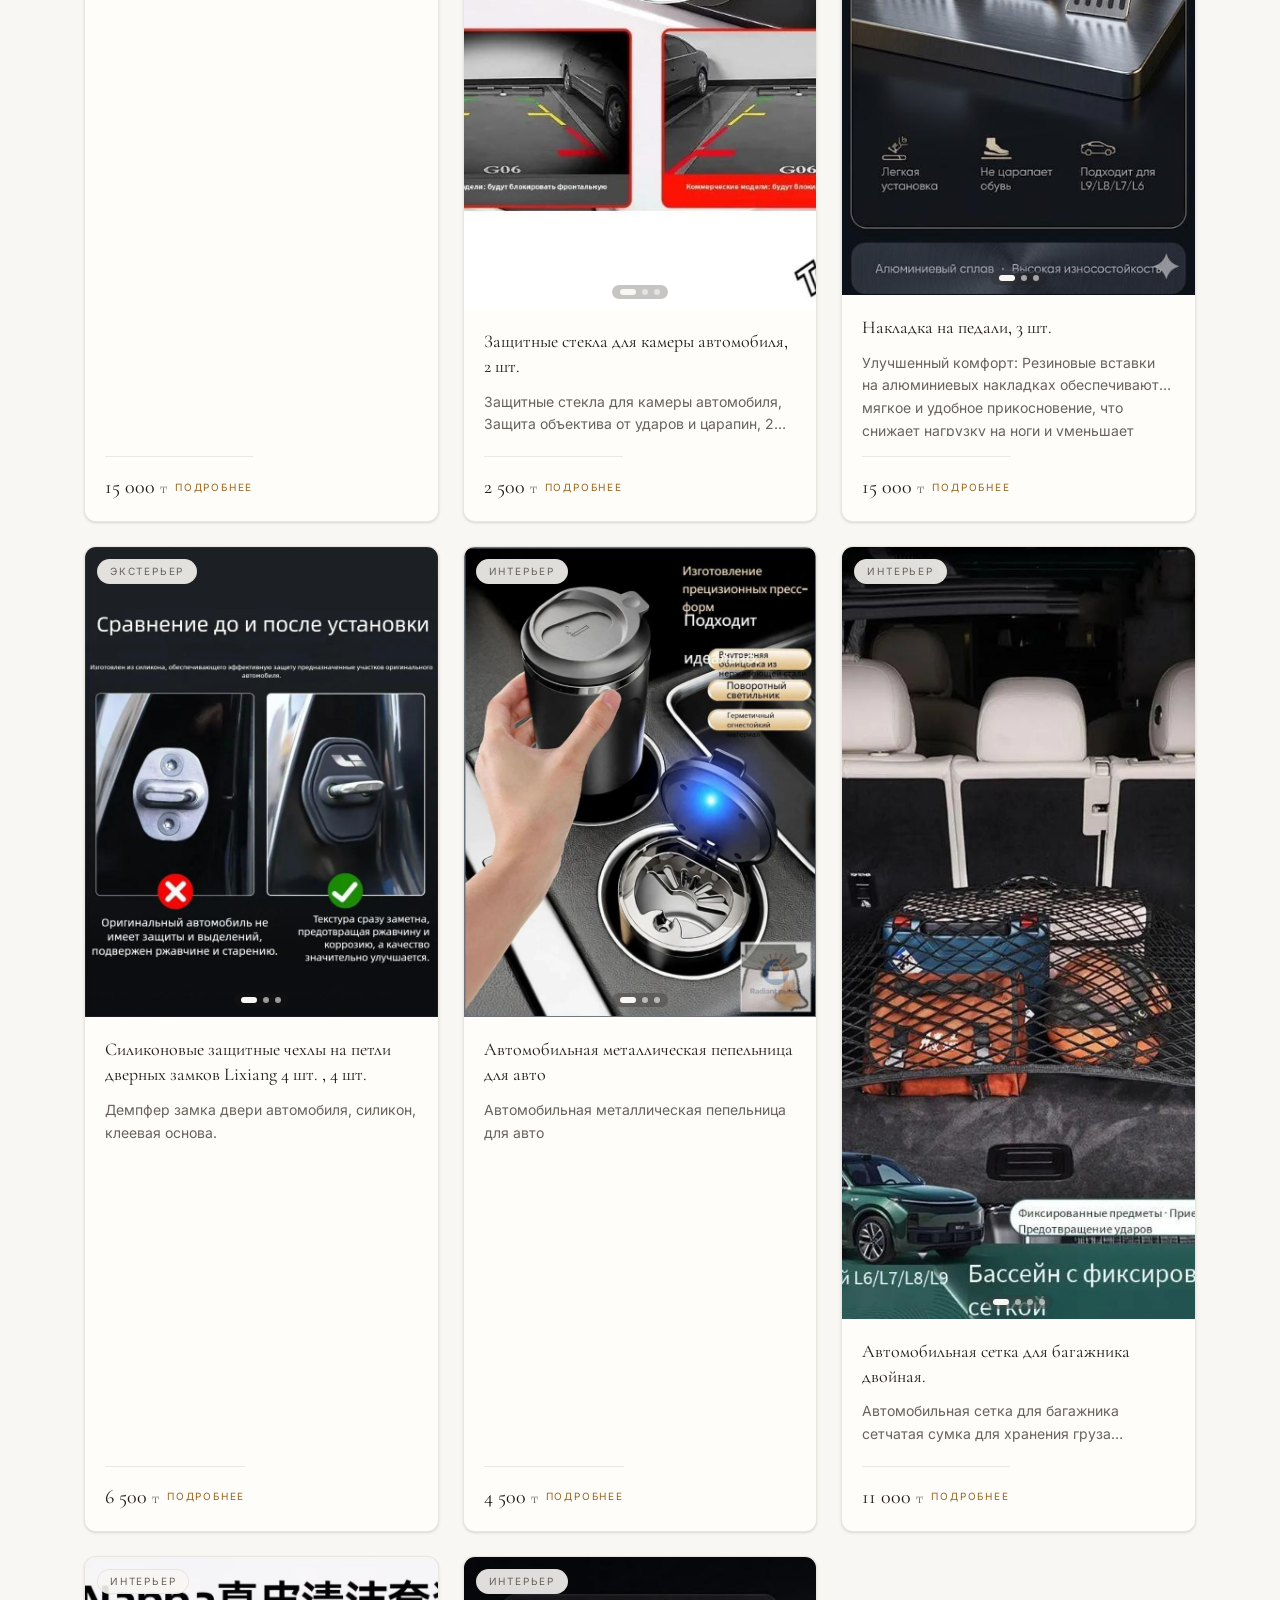
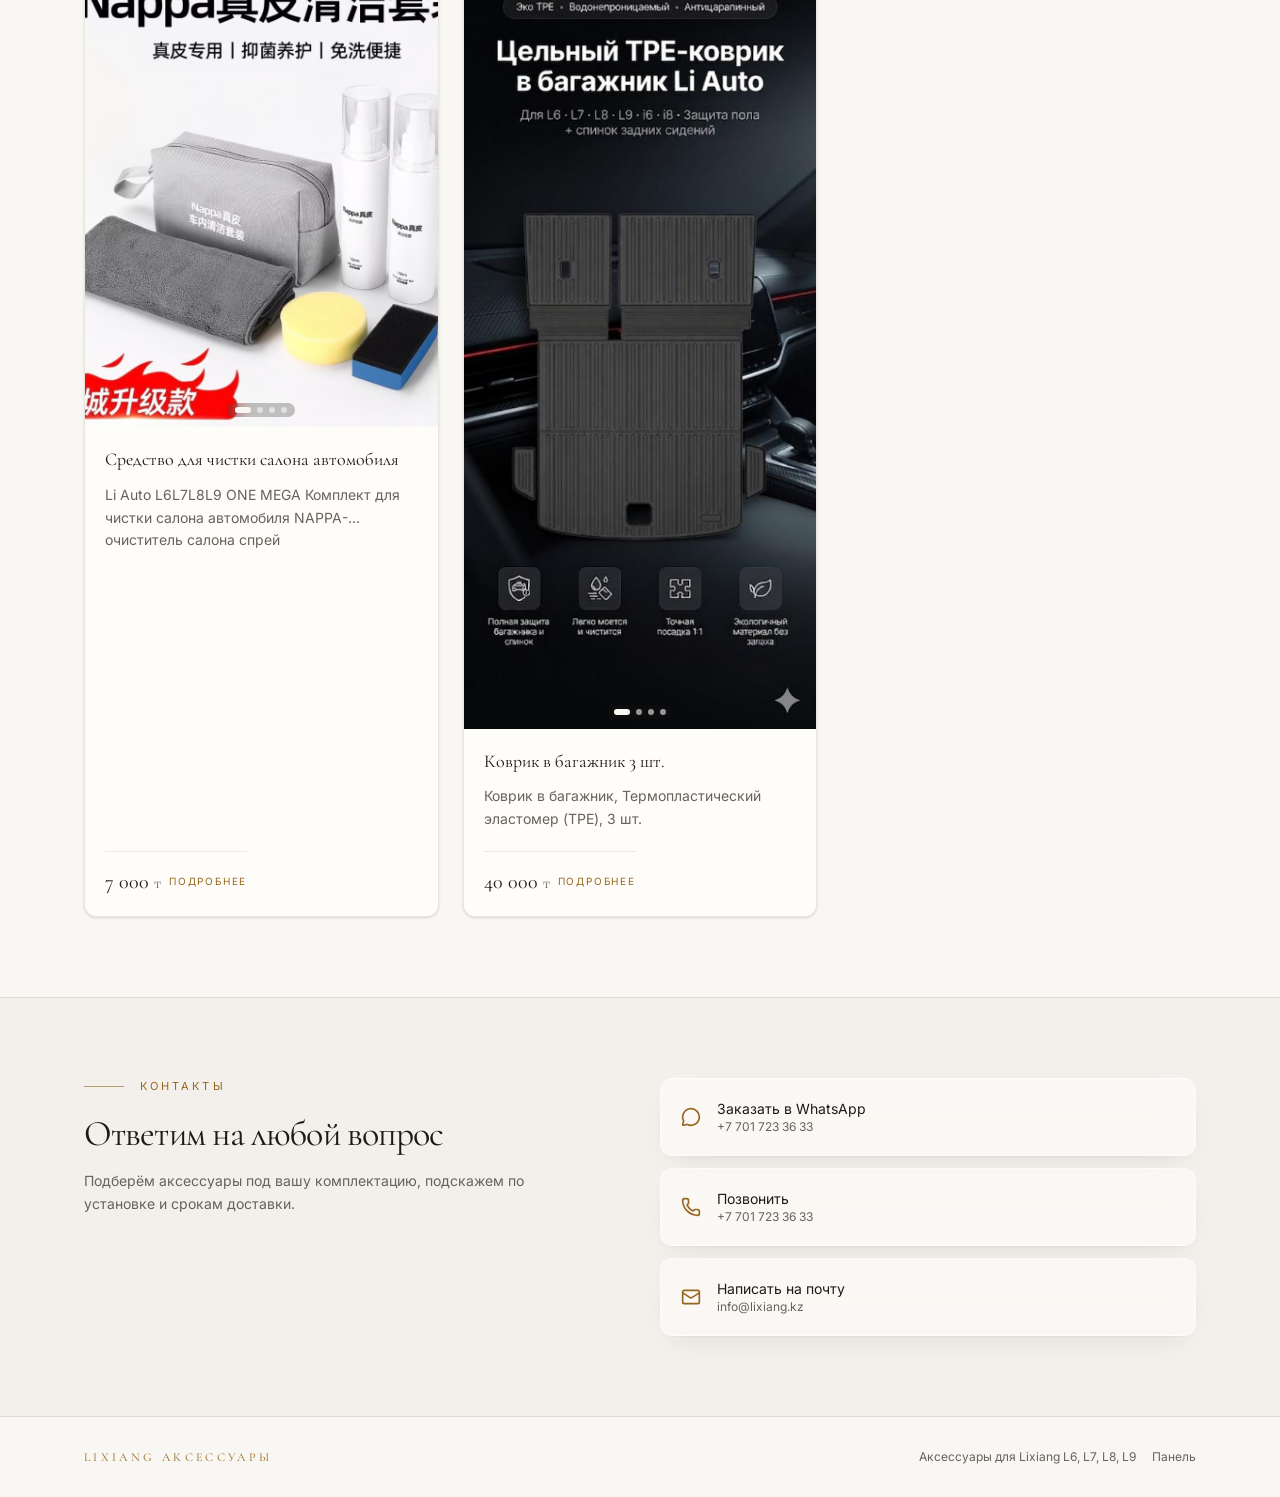
<file: shop/index.html>
<!DOCTYPE html><html lang="ru"><head><meta charset="utf-8"><meta name="viewport" content="width=device-width, initial-scale=1"><link rel="stylesheet" href="https://fonts.googleapis.com/css2?family=Cormorant+Garamond:ital,wght@0,300;0,400;0,600;1,400&amp;family=Inter:wght@300;400;500;600&amp;display=swap" data-precedence="default"><link rel="stylesheet" href="styles.css"><title>Lixiang Аксессуары — каталог L6, L7, L8, L9</title><meta name="description" content="Оригинальные и авторские аксессуары для Lixiang L6, L7, L8, L9: экстерьер, интерьер, защита. Заказ в WhatsApp, доставка по Казахстану."><meta property="og:title" content="Lixiang Аксессуары — премиальные аксессуары для Lixiang"><meta property="og:description" content="Каталог аксессуаров для Lixiang L6, L7, L8, L9. Каждый элемент — продуманный выбор, а не компромисс."><meta property="og:type" content="website"><meta name="twitter:card" content="summary_large_image"><link rel="preconnect" href="https://fonts.googleapis.com"><link rel="preconnect" href="https://fonts.gstatic.com" crossorigin="anonymous">

<meta name="twitter:title" content="Lixiang Аксессуары — премиальные аксессуары для Lixiang"><meta name="twitter:description" content="Каталог аксессуаров для Lixiang L6, L7, L8, L9. Каждый элемент — продуманный выбор, а не компромисс."><style type="text/css">[data-sonner-toaster][dir=ltr],html[dir=ltr]{--toast-icon-margin-start:-3px;--toast-icon-margin-end:4px;--toast-svg-margin-start:-1px;--toast-svg-margin-end:0px;--toast-button-margin-start:auto;--toast-button-margin-end:0;--toast-close-button-start:0;--toast-close-button-end:unset;--toast-close-button-transform:translate(-35%, -35%)}[data-sonner-toaster][dir=rtl],html[dir=rtl]{--toast-icon-margin-start:4px;--toast-icon-margin-end:-3px;--toast-svg-margin-start:0px;--toast-svg-margin-end:-1px;--toast-button-margin-start:0;--toast-button-margin-end:auto;--toast-close-button-start:unset;--toast-close-button-end:0;--toast-close-button-transform:translate(35%, -35%)}[data-sonner-toaster]{position:fixed;width:var(--width);font-family:ui-sans-serif,system-ui,-apple-system,BlinkMacSystemFont,Segoe UI,Roboto,Helvetica Neue,Arial,Noto Sans,sans-serif,Apple Color Emoji,Segoe UI Emoji,Segoe UI Symbol,Noto Color Emoji;--gray1:hsl(0, 0%, 99%);--gray2:hsl(0, 0%, 97.3%);--gray3:hsl(0, 0%, 95.1%);--gray4:hsl(0, 0%, 93%);--gray5:hsl(0, 0%, 90.9%);--gray6:hsl(0, 0%, 88.7%);--gray7:hsl(0, 0%, 85.8%);--gray8:hsl(0, 0%, 78%);--gray9:hsl(0, 0%, 56.1%);--gray10:hsl(0, 0%, 52.3%);--gray11:hsl(0, 0%, 43.5%);--gray12:hsl(0, 0%, 9%);--border-radius:8px;box-sizing:border-box;padding:0;margin:0;list-style:none;outline:0;z-index:999999999;transition:transform .4s ease}@media (hover:none) and (pointer:coarse){[data-sonner-toaster][data-lifted=true]{transform:none}}[data-sonner-toaster][data-x-position=right]{right:var(--offset-right)}[data-sonner-toaster][data-x-position=left]{left:var(--offset-left)}[data-sonner-toaster][data-x-position=center]{left:50%;transform:translateX(-50%)}[data-sonner-toaster][data-y-position=top]{top:var(--offset-top)}[data-sonner-toaster][data-y-position=bottom]{bottom:var(--offset-bottom)}[data-sonner-toast]{--y:translateY(100%);--lift-amount:calc(var(--lift) * var(--gap));z-index:var(--z-index);position:absolute;opacity:0;transform:var(--y);touch-action:none;transition:transform .4s,opacity .4s,height .4s,box-shadow .2s;box-sizing:border-box;outline:0;overflow-wrap:anywhere}[data-sonner-toast][data-styled=true]{padding:16px;background:var(--normal-bg);border:1px solid var(--normal-border);color:var(--normal-text);border-radius:var(--border-radius);box-shadow:0 4px 12px rgba(0,0,0,.1);width:var(--width);font-size:13px;display:flex;align-items:center;gap:6px}[data-sonner-toast]:focus-visible{box-shadow:0 4px 12px rgba(0,0,0,.1),0 0 0 2px rgba(0,0,0,.2)}[data-sonner-toast][data-y-position=top]{top:0;--y:translateY(-100%);--lift:1;--lift-amount:calc(1 * var(--gap))}[data-sonner-toast][data-y-position=bottom]{bottom:0;--y:translateY(100%);--lift:-1;--lift-amount:calc(var(--lift) * var(--gap))}[data-sonner-toast][data-styled=true] [data-description]{font-weight:400;line-height:1.4;color:#3f3f3f}[data-rich-colors=true][data-sonner-toast][data-styled=true] [data-description]{color:inherit}[data-sonner-toaster][data-sonner-theme=dark] [data-description]{color:#e8e8e8}[data-sonner-toast][data-styled=true] [data-title]{font-weight:500;line-height:1.5;color:inherit}[data-sonner-toast][data-styled=true] [data-icon]{display:flex;height:16px;width:16px;position:relative;justify-content:flex-start;align-items:center;flex-shrink:0;margin-left:var(--toast-icon-margin-start);margin-right:var(--toast-icon-margin-end)}[data-sonner-toast][data-promise=true] [data-icon]>svg{opacity:0;transform:scale(.8);transform-origin:center;animation:sonner-fade-in .3s ease forwards}[data-sonner-toast][data-styled=true] [data-icon]>*{flex-shrink:0}[data-sonner-toast][data-styled=true] [data-icon] svg{margin-left:var(--toast-svg-margin-start);margin-right:var(--toast-svg-margin-end)}[data-sonner-toast][data-styled=true] [data-content]{display:flex;flex-direction:column;gap:2px}[data-sonner-toast][data-styled=true] [data-button]{border-radius:4px;padding-left:8px;padding-right:8px;height:24px;font-size:12px;color:var(--normal-bg);background:var(--normal-text);margin-left:var(--toast-button-margin-start);margin-right:var(--toast-button-margin-end);border:none;font-weight:500;cursor:pointer;outline:0;display:flex;align-items:center;flex-shrink:0;transition:opacity .4s,box-shadow .2s}[data-sonner-toast][data-styled=true] [data-button]:focus-visible{box-shadow:0 0 0 2px rgba(0,0,0,.4)}[data-sonner-toast][data-styled=true] [data-button]:first-of-type{margin-left:var(--toast-button-margin-start);margin-right:var(--toast-button-margin-end)}[data-sonner-toast][data-styled=true] [data-cancel]{color:var(--normal-text);background:rgba(0,0,0,.08)}[data-sonner-toaster][data-sonner-theme=dark] [data-sonner-toast][data-styled=true] [data-cancel]{background:rgba(255,255,255,.3)}[data-sonner-toast][data-styled=true] [data-close-button]{position:absolute;left:var(--toast-close-button-start);right:var(--toast-close-button-end);top:0;height:20px;width:20px;display:flex;justify-content:center;align-items:center;padding:0;color:var(--gray12);background:var(--normal-bg);border:1px solid var(--gray4);transform:var(--toast-close-button-transform);border-radius:50%;cursor:pointer;z-index:1;transition:opacity .1s,background .2s,border-color .2s}[data-sonner-toast][data-styled=true] [data-close-button]:focus-visible{box-shadow:0 4px 12px rgba(0,0,0,.1),0 0 0 2px rgba(0,0,0,.2)}[data-sonner-toast][data-styled=true] [data-disabled=true]{cursor:not-allowed}[data-sonner-toast][data-styled=true]:hover [data-close-button]:hover{background:var(--gray2);border-color:var(--gray5)}[data-sonner-toast][data-swiping=true]::before{content:'';position:absolute;left:-100%;right:-100%;height:100%;z-index:-1}[data-sonner-toast][data-y-position=top][data-swiping=true]::before{bottom:50%;transform:scaleY(3) translateY(50%)}[data-sonner-toast][data-y-position=bottom][data-swiping=true]::before{top:50%;transform:scaleY(3) translateY(-50%)}[data-sonner-toast][data-swiping=false][data-removed=true]::before{content:'';position:absolute;inset:0;transform:scaleY(2)}[data-sonner-toast][data-expanded=true]::after{content:'';position:absolute;left:0;height:calc(var(--gap) + 1px);bottom:100%;width:100%}[data-sonner-toast][data-mounted=true]{--y:translateY(0);opacity:1}[data-sonner-toast][data-expanded=false][data-front=false]{--scale:var(--toasts-before) * 0.05 + 1;--y:translateY(calc(var(--lift-amount) * var(--toasts-before))) scale(calc(-1 * var(--scale)));height:var(--front-toast-height)}[data-sonner-toast]>*{transition:opacity .4s}[data-sonner-toast][data-x-position=right]{right:0}[data-sonner-toast][data-x-position=left]{left:0}[data-sonner-toast][data-expanded=false][data-front=false][data-styled=true]>*{opacity:0}[data-sonner-toast][data-visible=false]{opacity:0;pointer-events:none}[data-sonner-toast][data-mounted=true][data-expanded=true]{--y:translateY(calc(var(--lift) * var(--offset)));height:var(--initial-height)}[data-sonner-toast][data-removed=true][data-front=true][data-swipe-out=false]{--y:translateY(calc(var(--lift) * -100%));opacity:0}[data-sonner-toast][data-removed=true][data-front=false][data-swipe-out=false][data-expanded=true]{--y:translateY(calc(var(--lift) * var(--offset) + var(--lift) * -100%));opacity:0}[data-sonner-toast][data-removed=true][data-front=false][data-swipe-out=false][data-expanded=false]{--y:translateY(40%);opacity:0;transition:transform .5s,opacity .2s}[data-sonner-toast][data-removed=true][data-front=false]::before{height:calc(var(--initial-height) + 20%)}[data-sonner-toast][data-swiping=true]{transform:var(--y) translateY(var(--swipe-amount-y,0)) translateX(var(--swipe-amount-x,0));transition:none}[data-sonner-toast][data-swiped=true]{user-select:none}[data-sonner-toast][data-swipe-out=true][data-y-position=bottom],[data-sonner-toast][data-swipe-out=true][data-y-position=top]{animation-duration:.2s;animation-timing-function:ease-out;animation-fill-mode:forwards}[data-sonner-toast][data-swipe-out=true][data-swipe-direction=left]{animation-name:swipe-out-left}[data-sonner-toast][data-swipe-out=true][data-swipe-direction=right]{animation-name:swipe-out-right}[data-sonner-toast][data-swipe-out=true][data-swipe-direction=up]{animation-name:swipe-out-up}[data-sonner-toast][data-swipe-out=true][data-swipe-direction=down]{animation-name:swipe-out-down}@keyframes swipe-out-left{from{transform:var(--y) translateX(var(--swipe-amount-x));opacity:1}to{transform:var(--y) translateX(calc(var(--swipe-amount-x) - 100%));opacity:0}}@keyframes swipe-out-right{from{transform:var(--y) translateX(var(--swipe-amount-x));opacity:1}to{transform:var(--y) translateX(calc(var(--swipe-amount-x) + 100%));opacity:0}}@keyframes swipe-out-up{from{transform:var(--y) translateY(var(--swipe-amount-y));opacity:1}to{transform:var(--y) translateY(calc(var(--swipe-amount-y) - 100%));opacity:0}}@keyframes swipe-out-down{from{transform:var(--y) translateY(var(--swipe-amount-y));opacity:1}to{transform:var(--y) translateY(calc(var(--swipe-amount-y) + 100%));opacity:0}}@media (max-width:600px){[data-sonner-toaster]{position:fixed;right:var(--mobile-offset-right);left:var(--mobile-offset-left);width:100%}[data-sonner-toaster][dir=rtl]{left:calc(var(--mobile-offset-left) * -1)}[data-sonner-toaster] [data-sonner-toast]{left:0;right:0;width:calc(100% - var(--mobile-offset-left) * 2)}[data-sonner-toaster][data-x-position=left]{left:var(--mobile-offset-left)}[data-sonner-toaster][data-y-position=bottom]{bottom:var(--mobile-offset-bottom)}[data-sonner-toaster][data-y-position=top]{top:var(--mobile-offset-top)}[data-sonner-toaster][data-x-position=center]{left:var(--mobile-offset-left);right:var(--mobile-offset-right);transform:none}}[data-sonner-toaster][data-sonner-theme=light]{--normal-bg:#fff;--normal-border:var(--gray4);--normal-text:var(--gray12);--success-bg:hsl(143, 85%, 96%);--success-border:hsl(145, 92%, 87%);--success-text:hsl(140, 100%, 27%);--info-bg:hsl(208, 100%, 97%);--info-border:hsl(221, 91%, 93%);--info-text:hsl(210, 92%, 45%);--warning-bg:hsl(49, 100%, 97%);--warning-border:hsl(49, 91%, 84%);--warning-text:hsl(31, 92%, 45%);--error-bg:hsl(359, 100%, 97%);--error-border:hsl(359, 100%, 94%);--error-text:hsl(360, 100%, 45%)}[data-sonner-toaster][data-sonner-theme=light] [data-sonner-toast][data-invert=true]{--normal-bg:#000;--normal-border:hsl(0, 0%, 20%);--normal-text:var(--gray1)}[data-sonner-toaster][data-sonner-theme=dark] [data-sonner-toast][data-invert=true]{--normal-bg:#fff;--normal-border:var(--gray3);--normal-text:var(--gray12)}[data-sonner-toaster][data-sonner-theme=dark]{--normal-bg:#000;--normal-bg-hover:hsl(0, 0%, 12%);--normal-border:hsl(0, 0%, 20%);--normal-border-hover:hsl(0, 0%, 25%);--normal-text:var(--gray1);--success-bg:hsl(150, 100%, 6%);--success-border:hsl(147, 100%, 12%);--success-text:hsl(150, 86%, 65%);--info-bg:hsl(215, 100%, 6%);--info-border:hsl(223, 43%, 17%);--info-text:hsl(216, 87%, 65%);--warning-bg:hsl(64, 100%, 6%);--warning-border:hsl(60, 100%, 9%);--warning-text:hsl(46, 87%, 65%);--error-bg:hsl(358, 76%, 10%);--error-border:hsl(357, 89%, 16%);--error-text:hsl(358, 100%, 81%)}[data-sonner-toaster][data-sonner-theme=dark] [data-sonner-toast] [data-close-button]{background:var(--normal-bg);border-color:var(--normal-border);color:var(--normal-text)}[data-sonner-toaster][data-sonner-theme=dark] [data-sonner-toast] [data-close-button]:hover{background:var(--normal-bg-hover);border-color:var(--normal-border-hover)}[data-rich-colors=true][data-sonner-toast][data-type=success]{background:var(--success-bg);border-color:var(--success-border);color:var(--success-text)}[data-rich-colors=true][data-sonner-toast][data-type=success] [data-close-button]{background:var(--success-bg);border-color:var(--success-border);color:var(--success-text)}[data-rich-colors=true][data-sonner-toast][data-type=info]{background:var(--info-bg);border-color:var(--info-border);color:var(--info-text)}[data-rich-colors=true][data-sonner-toast][data-type=info] [data-close-button]{background:var(--info-bg);border-color:var(--info-border);color:var(--info-text)}[data-rich-colors=true][data-sonner-toast][data-type=warning]{background:var(--warning-bg);border-color:var(--warning-border);color:var(--warning-text)}[data-rich-colors=true][data-sonner-toast][data-type=warning] [data-close-button]{background:var(--warning-bg);border-color:var(--warning-border);color:var(--warning-text)}[data-rich-colors=true][data-sonner-toast][data-type=error]{background:var(--error-bg);border-color:var(--error-border);color:var(--error-text)}[data-rich-colors=true][data-sonner-toast][data-type=error] [data-close-button]{background:var(--error-bg);border-color:var(--error-border);color:var(--error-text)}.sonner-loading-wrapper{--size:16px;height:var(--size);width:var(--size);position:absolute;inset:0;z-index:10}.sonner-loading-wrapper[data-visible=false]{transform-origin:center;animation:sonner-fade-out .2s ease forwards}.sonner-spinner{position:relative;top:50%;left:50%;height:var(--size);width:var(--size)}.sonner-loading-bar{animation:sonner-spin 1.2s linear infinite;background:var(--gray11);border-radius:6px;height:8%;left:-10%;position:absolute;top:-3.9%;width:24%}.sonner-loading-bar:first-child{animation-delay:-1.2s;transform:rotate(.0001deg) translate(146%)}.sonner-loading-bar:nth-child(2){animation-delay:-1.1s;transform:rotate(30deg) translate(146%)}.sonner-loading-bar:nth-child(3){animation-delay:-1s;transform:rotate(60deg) translate(146%)}.sonner-loading-bar:nth-child(4){animation-delay:-.9s;transform:rotate(90deg) translate(146%)}.sonner-loading-bar:nth-child(5){animation-delay:-.8s;transform:rotate(120deg) translate(146%)}.sonner-loading-bar:nth-child(6){animation-delay:-.7s;transform:rotate(150deg) translate(146%)}.sonner-loading-bar:nth-child(7){animation-delay:-.6s;transform:rotate(180deg) translate(146%)}.sonner-loading-bar:nth-child(8){animation-delay:-.5s;transform:rotate(210deg) translate(146%)}.sonner-loading-bar:nth-child(9){animation-delay:-.4s;transform:rotate(240deg) translate(146%)}.sonner-loading-bar:nth-child(10){animation-delay:-.3s;transform:rotate(270deg) translate(146%)}.sonner-loading-bar:nth-child(11){animation-delay:-.2s;transform:rotate(300deg) translate(146%)}.sonner-loading-bar:nth-child(12){animation-delay:-.1s;transform:rotate(330deg) translate(146%)}@keyframes sonner-fade-in{0%{opacity:0;transform:scale(.8)}100%{opacity:1;transform:scale(1)}}@keyframes sonner-fade-out{0%{opacity:1;transform:scale(1)}100%{opacity:0;transform:scale(.8)}}@keyframes sonner-spin{0%{opacity:1}100%{opacity:.15}}@media (prefers-reduced-motion){.sonner-loading-bar,[data-sonner-toast],[data-sonner-toast]>*{transition:none!important;animation:none!important}}.sonner-loader{position:absolute;top:50%;left:50%;transform:translate(-50%,-50%);transform-origin:center;transition:opacity .2s,transform .2s}.sonner-loader[data-visible=false]{opacity:0;transform:scale(.8) translate(-50%,-50%)}</style><meta name="theme-color" content="#f7f3ed"><meta name="referrer" content="strict-origin-when-cross-origin"></head><body><!--$--><div class="min-h-screen bg-background"><header class="glass sticky top-0 z-40 rounded-none border-x-0 border-t-0"><div class="mx-auto flex h-16 max-w-6xl items-center justify-between px-5"><a href="#top" class="flex items-baseline gap-3"><span class="font-display text-xl tracking-[0.32em] text-primary">LIXIANG</span><span class="hidden text-[10px] uppercase tracking-[0.24em] text-muted-foreground sm:inline">Аксессуары</span></a><nav class="hidden items-center gap-8 text-[11px] uppercase tracking-[0.2em] text-muted-foreground md:flex"><a href="#catalog" class="transition-colors hover:text-foreground">Каталог</a><a href="#contacts" class="transition-colors hover:text-foreground">Контакты</a></nav><a href="https://wa.me/77017233633?text=%D0%97%D0%B4%D1%80%D0%B0%D0%B2%D1%81%D1%82%D0%B2%D1%83%D0%B9%D1%82%D0%B5!%20%D0%98%D0%BD%D1%82%D0%B5%D1%80%D0%B5%D1%81%D1%83%D1%8E%D1%82%20%D0%B0%D0%BA%D1%81%D0%B5%D1%81%D1%81%D1%83%D0%B0%D1%80%D1%8B%20%D0%B4%D0%BB%D1%8F%20Lixiang." target="_blank" rel="noreferrer" class="inline-flex items-center justify-center gap-2 whitespace-nowrap font-medium cursor-pointer transition-colors focus-visible:outline-none focus-visible:ring-1 focus-visible:ring-ring disabled:pointer-events-none disabled:opacity-50 disabled:cursor-not-allowed [&amp;_svg]:pointer-events-none [&amp;_svg]:size-4 [&amp;_svg]:shrink-0 border border-input bg-background shadow-sm hover:bg-accent hover:text-accent-foreground h-8 text-xs rounded-full px-5">Связаться</a></div></header><main id="top"><section class="hero-surface relative overflow-hidden border-b border-border"><div class="mx-auto grid max-w-6xl gap-8 px-5 py-14 sm:py-20 md:grid-cols-[1.2fr_0.8fr] md:items-center md:gap-12 md:py-28"><div><div class="flex items-center gap-4"><span class="h-px w-10 bg-primary/60"></span><span class="eyebrow">Премиальные аксессуары</span></div><h1 class="mt-5 text-[2.6rem] leading-[1.05] tracking-tight text-foreground sm:text-6xl md:text-7xl">Ваш Lixiang<br><em class="not-italic text-primary">совершенен</em></h1><p class="mt-5 max-w-md text-[15px] leading-relaxed text-muted-foreground sm:text-base">Оригинальные и авторские аксессуары для Lixiang L6, L7, L8, L9. Каждый элемент — продуманный выбор, а не компромисс.</p><div class="mt-7 flex flex-wrap gap-3 sm:mt-9"><a href="#catalog" class="inline-flex items-center justify-center gap-2 whitespace-nowrap text-sm font-medium cursor-pointer transition-colors focus-visible:outline-none focus-visible:ring-1 focus-visible:ring-ring disabled:pointer-events-none disabled:opacity-50 disabled:cursor-not-allowed [&amp;_svg]:pointer-events-none [&amp;_svg]:size-4 [&amp;_svg]:shrink-0 bg-primary text-primary-foreground shadow hover:bg-primary/90 h-10 flex-1 rounded-full px-6 sm:flex-none sm:px-8">Смотреть каталог</a><a href="https://wa.me/77017233633?text=%D0%97%D0%B4%D1%80%D0%B0%D0%B2%D1%81%D1%82%D0%B2%D1%83%D0%B9%D1%82%D0%B5!%20%D0%98%D0%BD%D1%82%D0%B5%D1%80%D0%B5%D1%81%D1%83%D1%8E%D1%82%20%D0%B0%D0%BA%D1%81%D0%B5%D1%81%D1%81%D1%83%D0%B0%D1%80%D1%8B%20%D0%B4%D0%BB%D1%8F%20Lixiang." target="_blank" rel="noreferrer" class="inline-flex items-center justify-center gap-2 whitespace-nowrap text-sm font-medium cursor-pointer transition-colors focus-visible:outline-none focus-visible:ring-1 focus-visible:ring-ring disabled:pointer-events-none disabled:opacity-50 disabled:cursor-not-allowed [&amp;_svg]:pointer-events-none [&amp;_svg]:size-4 [&amp;_svg]:shrink-0 border border-input bg-background shadow-sm hover:bg-accent hover:text-accent-foreground h-10 flex-1 rounded-full px-6 sm:flex-none sm:px-8">Заказать</a></div></div><div class="flex justify-start md:justify-end"><div class="glass grid h-28 w-28 shrink-0 place-items-center rounded-full text-center sm:h-40 sm:w-40"><div><div class="font-display text-3xl text-primary sm:text-4xl">14</div><div class="mt-1 text-[9px] uppercase tracking-[0.2em] text-muted-foreground sm:text-[10px] sm:tracking-[0.24em]">позиций<br>в каталоге</div></div></div></div></div></section><section id="catalog" class="mx-auto max-w-6xl px-5 py-14 sm:py-20"><div class="flex items-center gap-4"><span class="h-px w-10 bg-primary/60"></span><span class="eyebrow">Каталог товаров</span></div><h2 class="mt-4 text-3xl tracking-tight text-foreground sm:mt-5 sm:text-5xl">Аксессуары для Lixiang</h2><div class="glass sticky top-16 z-30 -mx-5 mt-6 rounded-none px-5 py-3 sm:static sm:mx-0 sm:mt-8 sm:rounded-full sm:px-3 sm:py-2"><div class="flex gap-2 overflow-x-auto sm:flex-wrap sm:overflow-visible [&amp;::-webkit-scrollbar]:hidden"><button type="button" class="shrink-0 rounded-full border px-4 py-2 text-[11px] uppercase tracking-[0.18em] transition-colors sm:px-5 border-primary bg-primary text-primary-foreground">Все</button><button type="button" class="shrink-0 rounded-full border px-4 py-2 text-[11px] uppercase tracking-[0.18em] transition-colors sm:px-5 border-border/70 bg-background/90 text-muted-foreground hover:border-primary/40 hover:bg-background hover:text-foreground">Экстерьер</button><button type="button" class="shrink-0 rounded-full border px-4 py-2 text-[11px] uppercase tracking-[0.18em] transition-colors sm:px-5 border-border/70 bg-background/90 text-muted-foreground hover:border-primary/40 hover:bg-background hover:text-foreground">Интерьер</button></div></div><div class="mt-6 grid grid-cols-2 gap-3 sm:mt-10 sm:gap-6 lg:grid-cols-3"><article class="flex flex-col overflow-hidden rounded-2xl border border-border/70 bg-card shadow-sm transition-shadow duration-300 active:shadow-none sm:hover:shadow-lift"><div class="relative aspect-square bg-secondary/50"><div class="relative h-full w-full"><div class="flex h-full w-full snap-x snap-mandatory overflow-x-auto overscroll-x-contain scroll-smooth [-ms-overflow-style:none] [scrollbar-width:none] [&amp;::-webkit-scrollbar]:hidden"><div class="h-full w-full shrink-0 snap-center"><img src="assets/products/p1_1.jpg" alt="Колпачки на гайки колеса — фото 1" loading="lazy" decoding="async" draggable="false" class="h-full w-full select-none object-cover"></div><div class="h-full w-full shrink-0 snap-center"><img src="assets/products/p1_2.jpg" alt="Колпачки на гайки колеса — фото 2" loading="lazy" decoding="async" draggable="false" class="h-full w-full select-none object-cover"></div><div class="h-full w-full shrink-0 snap-center"><img src="assets/products/p1_3.jpg" alt="Колпачки на гайки колеса — фото 3" loading="lazy" decoding="async" draggable="false" class="h-full w-full select-none object-cover"></div></div><div class="pointer-events-none absolute bottom-2.5 left-1/2 flex -translate-x-1/2 gap-1.5 rounded-full bg-foreground/25 px-2 py-1 backdrop-blur-sm"><span class="h-1.5 rounded-full transition-all duration-300 w-4 bg-background"></span><span class="h-1.5 rounded-full transition-all duration-300 w-1.5 bg-background/60"></span><span class="h-1.5 rounded-full transition-all duration-300 w-1.5 bg-background/60"></span></div></div><span class="pointer-events-none absolute left-2 top-2 rounded-full border border-border/70 bg-background/90 px-2.5 py-1 text-[9px] uppercase tracking-[0.18em] text-muted-foreground sm:left-3 sm:top-3 sm:px-3 sm:text-[10px]">Экстерьер</span></div><button type="button" class="flex flex-1 flex-col gap-2 p-3.5 text-left sm:gap-3 sm:p-5"><h3 class="text-[15px] leading-snug text-foreground sm:text-lg">Колпачки на гайки колеса</h3><p class="line-clamp-2 flex-1 text-[12px] leading-relaxed text-muted-foreground sm:text-sm">Колпачки на гайки колеса LIXIANG L7 L8 L9 20 шт. ABS пластик.</p><div class="mt-1 flex items-center justify-between gap-2 border-t border-border/60 pt-3 sm:mt-2 sm:pt-4"><span class="font-display text-lg text-foreground sm:text-xl">6&nbsp;000<!-- --> <span class="text-sm text-muted-foreground">₸</span></span><span class="text-[10px] uppercase tracking-[0.18em] text-primary">Подробнее</span></div></button></article><article class="flex flex-col overflow-hidden rounded-2xl border border-border/70 bg-card shadow-sm transition-shadow duration-300 active:shadow-none sm:hover:shadow-lift"><div class="relative aspect-square bg-secondary/50"><div class="relative h-full w-full"><div class="flex h-full w-full snap-x snap-mandatory overflow-x-auto overscroll-x-contain scroll-smooth [-ms-overflow-style:none] [scrollbar-width:none] [&amp;::-webkit-scrollbar]:hidden"><div class="h-full w-full shrink-0 snap-center"><img src="assets/products/p2_1.jpg" alt="Защитная крышка — фото 1" loading="lazy" decoding="async" draggable="false" class="h-full w-full select-none object-cover"></div><div class="h-full w-full shrink-0 snap-center"><img src="assets/products/p2_2.jpg" alt="Защитная крышка — фото 2" loading="lazy" decoding="async" draggable="false" class="h-full w-full select-none object-cover"></div><div class="h-full w-full shrink-0 snap-center"><img src="assets/products/p2_3.jpg" alt="Защитная крышка — фото 3" loading="lazy" decoding="async" draggable="false" class="h-full w-full select-none object-cover"></div></div><div class="pointer-events-none absolute bottom-2.5 left-1/2 flex -translate-x-1/2 gap-1.5 rounded-full bg-foreground/25 px-2 py-1 backdrop-blur-sm"><span class="h-1.5 rounded-full transition-all duration-300 w-4 bg-background"></span><span class="h-1.5 rounded-full transition-all duration-300 w-1.5 bg-background/60"></span><span class="h-1.5 rounded-full transition-all duration-300 w-1.5 bg-background/60"></span></div></div><span class="pointer-events-none absolute left-2 top-2 rounded-full border border-border/70 bg-background/90 px-2.5 py-1 text-[9px] uppercase tracking-[0.18em] text-muted-foreground sm:left-3 sm:top-3 sm:px-3 sm:text-[10px]">Экстерьер</span></div><button type="button" class="flex flex-1 flex-col gap-2 p-3.5 text-left sm:gap-3 sm:p-5"><h3 class="text-[15px] leading-snug text-foreground sm:text-lg">Защитная крышка</h3><p class="line-clamp-2 flex-1 text-[12px] leading-relaxed text-muted-foreground sm:text-sm">Защитная крышка магнитная зарядного порта 2 шт. Подходит для L6, L7, L8, L9.</p><div class="mt-1 flex items-center justify-between gap-2 border-t border-border/60 pt-3 sm:mt-2 sm:pt-4"><span class="font-display text-lg text-foreground sm:text-xl">5&nbsp;000<!-- --> <span class="text-sm text-muted-foreground">₸</span></span><span class="text-[10px] uppercase tracking-[0.18em] text-primary">Подробнее</span></div></button></article><article class="flex flex-col overflow-hidden rounded-2xl border border-border/70 bg-card shadow-sm transition-shadow duration-300 active:shadow-none sm:hover:shadow-lift"><div class="relative aspect-square bg-secondary/50"><div class="relative h-full w-full"><div class="flex h-full w-full snap-x snap-mandatory overflow-x-auto overscroll-x-contain scroll-smooth [-ms-overflow-style:none] [scrollbar-width:none] [&amp;::-webkit-scrollbar]:hidden"><div class="h-full w-full shrink-0 snap-center"><img src="assets/products/p3_1.jpg" alt="Металлический парковочный номерной знак — фото 1" loading="lazy" decoding="async" draggable="false" class="h-full w-full select-none object-cover"></div><div class="h-full w-full shrink-0 snap-center"><img src="assets/products/p3_2.jpg" alt="Металлический парковочный номерной знак — фото 2" loading="lazy" decoding="async" draggable="false" class="h-full w-full select-none object-cover"></div></div><div class="pointer-events-none absolute bottom-2.5 left-1/2 flex -translate-x-1/2 gap-1.5 rounded-full bg-foreground/25 px-2 py-1 backdrop-blur-sm"><span class="h-1.5 rounded-full transition-all duration-300 w-4 bg-background"></span><span class="h-1.5 rounded-full transition-all duration-300 w-1.5 bg-background/60"></span></div></div><span class="pointer-events-none absolute left-2 top-2 rounded-full border border-border/70 bg-background/90 px-2.5 py-1 text-[9px] uppercase tracking-[0.18em] text-muted-foreground sm:left-3 sm:top-3 sm:px-3 sm:text-[10px]">Экстерьер</span></div><button type="button" class="flex flex-1 flex-col gap-2 p-3.5 text-left sm:gap-3 sm:p-5"><h3 class="text-[15px] leading-snug text-foreground sm:text-lg">Металлический парковочный номерной знак</h3><p class="line-clamp-2 flex-1 text-[12px] leading-relaxed text-muted-foreground sm:text-sm">Металлический парковочный номерной знак для LiXiang Скрывающийся временный номер.</p><div class="mt-1 flex items-center justify-between gap-2 border-t border-border/60 pt-3 sm:mt-2 sm:pt-4"><span class="font-display text-lg text-foreground sm:text-xl">5&nbsp;000<!-- --> <span class="text-sm text-muted-foreground">₸</span></span><span class="text-[10px] uppercase tracking-[0.18em] text-primary">Подробнее</span></div></button></article><article class="flex flex-col overflow-hidden rounded-2xl border border-border/70 bg-card shadow-sm transition-shadow duration-300 active:shadow-none sm:hover:shadow-lift"><div class="relative aspect-square bg-secondary/50"><div class="relative h-full w-full"><div class="flex h-full w-full snap-x snap-mandatory overflow-x-auto overscroll-x-contain scroll-smooth [-ms-overflow-style:none] [scrollbar-width:none] [&amp;::-webkit-scrollbar]:hidden"><div class="h-full w-full shrink-0 snap-center"><img src="assets/products/p4_1.jpg" alt="Защитная крышка для воздухозаборников — фото 1" loading="lazy" decoding="async" draggable="false" class="h-full w-full select-none object-cover"></div><div class="h-full w-full shrink-0 snap-center"><img src="assets/products/p4_2.jpg" alt="Защитная крышка для воздухозаборников — фото 2" loading="lazy" decoding="async" draggable="false" class="h-full w-full select-none object-cover"></div><div class="h-full w-full shrink-0 snap-center"><img src="assets/products/p4_3.jpg" alt="Защитная крышка для воздухозаборников — фото 3" loading="lazy" decoding="async" draggable="false" class="h-full w-full select-none object-cover"></div></div><div class="pointer-events-none absolute bottom-2.5 left-1/2 flex -translate-x-1/2 gap-1.5 rounded-full bg-foreground/25 px-2 py-1 backdrop-blur-sm"><span class="h-1.5 rounded-full transition-all duration-300 w-4 bg-background"></span><span class="h-1.5 rounded-full transition-all duration-300 w-1.5 bg-background/60"></span><span class="h-1.5 rounded-full transition-all duration-300 w-1.5 bg-background/60"></span></div></div><span class="pointer-events-none absolute left-2 top-2 rounded-full border border-border/70 bg-background/90 px-2.5 py-1 text-[9px] uppercase tracking-[0.18em] text-muted-foreground sm:left-3 sm:top-3 sm:px-3 sm:text-[10px]">Экстерьер</span></div><button type="button" class="flex flex-1 flex-col gap-2 p-3.5 text-left sm:gap-3 sm:p-5"><h3 class="text-[15px] leading-snug text-foreground sm:text-lg">Защитная крышка для воздухозаборников</h3><p class="line-clamp-2 flex-1 text-[12px] leading-relaxed text-muted-foreground sm:text-sm">Защитная крышка для воздухозаборников Lixiang L7 L8 L9</p><div class="mt-1 flex items-center justify-between gap-2 border-t border-border/60 pt-3 sm:mt-2 sm:pt-4"><span class="font-display text-lg text-foreground sm:text-xl">4&nbsp;500<!-- --> <span class="text-sm text-muted-foreground">₸</span></span><span class="text-[10px] uppercase tracking-[0.18em] text-primary">Подробнее</span></div></button></article><article class="flex flex-col overflow-hidden rounded-2xl border border-border/70 bg-card shadow-sm transition-shadow duration-300 active:shadow-none sm:hover:shadow-lift"><div class="relative aspect-square bg-secondary/50"><div class="relative h-full w-full"><div class="flex h-full w-full snap-x snap-mandatory overflow-x-auto overscroll-x-contain scroll-smooth [-ms-overflow-style:none] [scrollbar-width:none] [&amp;::-webkit-scrollbar]:hidden"><div class="h-full w-full shrink-0 snap-center"><img src="assets/products/p5_1.jpg" alt="Органайзер для холодильника — фото 1" loading="lazy" decoding="async" draggable="false" class="h-full w-full select-none object-cover"></div><div class="h-full w-full shrink-0 snap-center"><img src="assets/products/p5_2.jpg" alt="Органайзер для холодильника — фото 2" loading="lazy" decoding="async" draggable="false" class="h-full w-full select-none object-cover"></div><div class="h-full w-full shrink-0 snap-center"><img src="assets/products/p5_3.jpg" alt="Органайзер для холодильника — фото 3" loading="lazy" decoding="async" draggable="false" class="h-full w-full select-none object-cover"></div><div class="h-full w-full shrink-0 snap-center"><img src="assets/products/p5_4.jpg" alt="Органайзер для холодильника — фото 4" loading="lazy" decoding="async" draggable="false" class="h-full w-full select-none object-cover"></div></div><div class="pointer-events-none absolute bottom-2.5 left-1/2 flex -translate-x-1/2 gap-1.5 rounded-full bg-foreground/25 px-2 py-1 backdrop-blur-sm"><span class="h-1.5 rounded-full transition-all duration-300 w-4 bg-background"></span><span class="h-1.5 rounded-full transition-all duration-300 w-1.5 bg-background/60"></span><span class="h-1.5 rounded-full transition-all duration-300 w-1.5 bg-background/60"></span><span class="h-1.5 rounded-full transition-all duration-300 w-1.5 bg-background/60"></span></div></div><span class="pointer-events-none absolute left-2 top-2 rounded-full border border-border/70 bg-background/90 px-2.5 py-1 text-[9px] uppercase tracking-[0.18em] text-muted-foreground sm:left-3 sm:top-3 sm:px-3 sm:text-[10px]">Экстерьер</span></div><button type="button" class="flex flex-1 flex-col gap-2 p-3.5 text-left sm:gap-3 sm:p-5"><h3 class="text-[15px] leading-snug text-foreground sm:text-lg">Органайзер для холодильника</h3><p class="line-clamp-2 flex-1 text-[12px] leading-relaxed text-muted-foreground sm:text-sm">Органайзер для холодильника LIXIANG L6,L7, силиконовый коврик, держатель для стаканов</p><div class="mt-1 flex items-center justify-between gap-2 border-t border-border/60 pt-3 sm:mt-2 sm:pt-4"><span class="font-display text-lg text-foreground sm:text-xl">12&nbsp;000<!-- --> <span class="text-sm text-muted-foreground">₸</span></span><span class="text-[10px] uppercase tracking-[0.18em] text-primary">Подробнее</span></div></button></article><article class="flex flex-col overflow-hidden rounded-2xl border border-border/70 bg-card shadow-sm transition-shadow duration-300 active:shadow-none sm:hover:shadow-lift"><div class="relative aspect-square bg-secondary/50"><div class="relative h-full w-full"><div class="flex h-full w-full snap-x snap-mandatory overflow-x-auto overscroll-x-contain scroll-smooth [-ms-overflow-style:none] [scrollbar-width:none] [&amp;::-webkit-scrollbar]:hidden"><div class="h-full w-full shrink-0 snap-center"><img src="assets/products/p6_1.jpg" alt="Защитная крышка — фото 1" loading="lazy" decoding="async" draggable="false" class="h-full w-full select-none object-cover"></div><div class="h-full w-full shrink-0 snap-center"><img src="assets/products/p6_2.jpg" alt="Защитная крышка — фото 2" loading="lazy" decoding="async" draggable="false" class="h-full w-full select-none object-cover"></div><div class="h-full w-full shrink-0 snap-center"><img src="assets/products/p6_3.jpg" alt="Защитная крышка — фото 3" loading="lazy" decoding="async" draggable="false" class="h-full w-full select-none object-cover"></div></div><div class="pointer-events-none absolute bottom-2.5 left-1/2 flex -translate-x-1/2 gap-1.5 rounded-full bg-foreground/25 px-2 py-1 backdrop-blur-sm"><span class="h-1.5 rounded-full transition-all duration-300 w-4 bg-background"></span><span class="h-1.5 rounded-full transition-all duration-300 w-1.5 bg-background/60"></span><span class="h-1.5 rounded-full transition-all duration-300 w-1.5 bg-background/60"></span></div></div><span class="pointer-events-none absolute left-2 top-2 rounded-full border border-border/70 bg-background/90 px-2.5 py-1 text-[9px] uppercase tracking-[0.18em] text-muted-foreground sm:left-3 sm:top-3 sm:px-3 sm:text-[10px]">Экстерьер</span></div><button type="button" class="flex flex-1 flex-col gap-2 p-3.5 text-left sm:gap-3 sm:p-5"><h3 class="text-[15px] leading-snug text-foreground sm:text-lg">Защитная крышка</h3><p class="line-clamp-2 flex-1 text-[12px] leading-relaxed text-muted-foreground sm:text-sm">LiXiang-L7 L8 L9 Задняя часть, холодильник, защитная крышка</p><div class="mt-1 flex items-center justify-between gap-2 border-t border-border/60 pt-3 sm:mt-2 sm:pt-4"><span class="font-display text-lg text-foreground sm:text-xl">11&nbsp;000<!-- --> <span class="text-sm text-muted-foreground">₸</span></span><span class="text-[10px] uppercase tracking-[0.18em] text-primary">Подробнее</span></div></button></article><article class="flex flex-col overflow-hidden rounded-2xl border border-border/70 bg-card shadow-sm transition-shadow duration-300 active:shadow-none sm:hover:shadow-lift"><div class="relative aspect-square bg-secondary/50"><div class="relative h-full w-full"><div class="flex h-full w-full snap-x snap-mandatory overflow-x-auto overscroll-x-contain scroll-smooth [-ms-overflow-style:none] [scrollbar-width:none] [&amp;::-webkit-scrollbar]:hidden"><div class="h-full w-full shrink-0 snap-center"><img src="assets/products/p7_1.jpg" alt="Накладка на подлокотник — фото 1" loading="lazy" decoding="async" draggable="false" class="h-full w-full select-none object-cover"></div><div class="h-full w-full shrink-0 snap-center"><img src="assets/products/p7_2.jpg" alt="Накладка на подлокотник — фото 2" loading="lazy" decoding="async" draggable="false" class="h-full w-full select-none object-cover"></div><div class="h-full w-full shrink-0 snap-center"><img src="assets/products/p7_3.jpg" alt="Накладка на подлокотник — фото 3" loading="lazy" decoding="async" draggable="false" class="h-full w-full select-none object-cover"></div></div><div class="pointer-events-none absolute bottom-2.5 left-1/2 flex -translate-x-1/2 gap-1.5 rounded-full bg-foreground/25 px-2 py-1 backdrop-blur-sm"><span class="h-1.5 rounded-full transition-all duration-300 w-4 bg-background"></span><span class="h-1.5 rounded-full transition-all duration-300 w-1.5 bg-background/60"></span><span class="h-1.5 rounded-full transition-all duration-300 w-1.5 bg-background/60"></span></div></div><span class="pointer-events-none absolute left-2 top-2 rounded-full border border-border/70 bg-background/90 px-2.5 py-1 text-[9px] uppercase tracking-[0.18em] text-muted-foreground sm:left-3 sm:top-3 sm:px-3 sm:text-[10px]">Экстерьер</span></div><button type="button" class="flex flex-1 flex-col gap-2 p-3.5 text-left sm:gap-3 sm:p-5"><h3 class="text-[15px] leading-snug text-foreground sm:text-lg">Накладка на подлокотник</h3><p class="line-clamp-2 flex-1 text-[12px] leading-relaxed text-muted-foreground sm:text-sm">Накладка на подлокотник LIXIANGL6/L7/L8/L9</p><div class="mt-1 flex items-center justify-between gap-2 border-t border-border/60 pt-3 sm:mt-2 sm:pt-4"><span class="font-display text-lg text-foreground sm:text-xl">15&nbsp;000<!-- --> <span class="text-sm text-muted-foreground">₸</span></span><span class="text-[10px] uppercase tracking-[0.18em] text-primary">Подробнее</span></div></button></article><article class="flex flex-col overflow-hidden rounded-2xl border border-border/70 bg-card shadow-sm transition-shadow duration-300 active:shadow-none sm:hover:shadow-lift"><div class="relative aspect-square bg-secondary/50"><div class="relative h-full w-full"><div class="flex h-full w-full snap-x snap-mandatory overflow-x-auto overscroll-x-contain scroll-smooth [-ms-overflow-style:none] [scrollbar-width:none] [&amp;::-webkit-scrollbar]:hidden"><div class="h-full w-full shrink-0 snap-center"><img src="assets/products/p8_1.jpg" alt="Защитные стекла для камеры автомобиля, 2 шт. — фото 1" loading="lazy" decoding="async" draggable="false" class="h-full w-full select-none object-cover"></div><div class="h-full w-full shrink-0 snap-center"><img src="assets/products/p8_2.jpg" alt="Защитные стекла для камеры автомобиля, 2 шт. — фото 2" loading="lazy" decoding="async" draggable="false" class="h-full w-full select-none object-cover"></div><div class="h-full w-full shrink-0 snap-center"><img src="assets/products/p8_3.jpg" alt="Защитные стекла для камеры автомобиля, 2 шт. — фото 3" loading="lazy" decoding="async" draggable="false" class="h-full w-full select-none object-cover"></div></div><div class="pointer-events-none absolute bottom-2.5 left-1/2 flex -translate-x-1/2 gap-1.5 rounded-full bg-foreground/25 px-2 py-1 backdrop-blur-sm"><span class="h-1.5 rounded-full transition-all duration-300 w-4 bg-background"></span><span class="h-1.5 rounded-full transition-all duration-300 w-1.5 bg-background/60"></span><span class="h-1.5 rounded-full transition-all duration-300 w-1.5 bg-background/60"></span></div></div><span class="pointer-events-none absolute left-2 top-2 rounded-full border border-border/70 bg-background/90 px-2.5 py-1 text-[9px] uppercase tracking-[0.18em] text-muted-foreground sm:left-3 sm:top-3 sm:px-3 sm:text-[10px]">Экстерьер</span></div><button type="button" class="flex flex-1 flex-col gap-2 p-3.5 text-left sm:gap-3 sm:p-5"><h3 class="text-[15px] leading-snug text-foreground sm:text-lg">Защитные стекла для камеры автомобиля, 2 шт.</h3><p class="line-clamp-2 flex-1 text-[12px] leading-relaxed text-muted-foreground sm:text-sm">Защитные стекла для камеры автомобиля, Защита объектива от ударов и царапин, 2 шт.</p><div class="mt-1 flex items-center justify-between gap-2 border-t border-border/60 pt-3 sm:mt-2 sm:pt-4"><span class="font-display text-lg text-foreground sm:text-xl">2&nbsp;500<!-- --> <span class="text-sm text-muted-foreground">₸</span></span><span class="text-[10px] uppercase tracking-[0.18em] text-primary">Подробнее</span></div></button></article><article class="flex flex-col overflow-hidden rounded-2xl border border-border/70 bg-card shadow-sm transition-shadow duration-300 active:shadow-none sm:hover:shadow-lift"><div class="relative aspect-square bg-secondary/50"><div class="relative h-full w-full"><div class="flex h-full w-full snap-x snap-mandatory overflow-x-auto overscroll-x-contain scroll-smooth [-ms-overflow-style:none] [scrollbar-width:none] [&amp;::-webkit-scrollbar]:hidden"><div class="h-full w-full shrink-0 snap-center"><img src="assets/products/p9_1.jpg" alt="Накладка на педали, 3 шт. — фото 1" loading="lazy" decoding="async" draggable="false" class="h-full w-full select-none object-cover"></div><div class="h-full w-full shrink-0 snap-center"><img src="assets/products/p9_2.jpg" alt="Накладка на педали, 3 шт. — фото 2" loading="lazy" decoding="async" draggable="false" class="h-full w-full select-none object-cover"></div><div class="h-full w-full shrink-0 snap-center"><img src="assets/products/p9_3.jpg" alt="Накладка на педали, 3 шт. — фото 3" loading="lazy" decoding="async" draggable="false" class="h-full w-full select-none object-cover"></div></div><div class="pointer-events-none absolute bottom-2.5 left-1/2 flex -translate-x-1/2 gap-1.5 rounded-full bg-foreground/25 px-2 py-1 backdrop-blur-sm"><span class="h-1.5 rounded-full transition-all duration-300 w-4 bg-background"></span><span class="h-1.5 rounded-full transition-all duration-300 w-1.5 bg-background/60"></span><span class="h-1.5 rounded-full transition-all duration-300 w-1.5 bg-background/60"></span></div></div><span class="pointer-events-none absolute left-2 top-2 rounded-full border border-border/70 bg-background/90 px-2.5 py-1 text-[9px] uppercase tracking-[0.18em] text-muted-foreground sm:left-3 sm:top-3 sm:px-3 sm:text-[10px]">Экстерьер</span></div><button type="button" class="flex flex-1 flex-col gap-2 p-3.5 text-left sm:gap-3 sm:p-5"><h3 class="text-[15px] leading-snug text-foreground sm:text-lg">Накладка на педали, 3 шт.</h3><p class="line-clamp-2 flex-1 text-[12px] leading-relaxed text-muted-foreground sm:text-sm">Улучшенный комфорт: Резиновые вставки на алюминиевых накладках обеспечивают мягкое и удобное прикосновение, что снижает нагрузку на ноги и уменьшает усталость во время езды. Установка занимает 5-10 минут, дополнительный инструмент не требуется.</p><div class="mt-1 flex items-center justify-between gap-2 border-t border-border/60 pt-3 sm:mt-2 sm:pt-4"><span class="font-display text-lg text-foreground sm:text-xl">15&nbsp;000<!-- --> <span class="text-sm text-muted-foreground">₸</span></span><span class="text-[10px] uppercase tracking-[0.18em] text-primary">Подробнее</span></div></button></article><article class="flex flex-col overflow-hidden rounded-2xl border border-border/70 bg-card shadow-sm transition-shadow duration-300 active:shadow-none sm:hover:shadow-lift"><div class="relative aspect-square bg-secondary/50"><div class="relative h-full w-full"><div class="flex h-full w-full snap-x snap-mandatory overflow-x-auto overscroll-x-contain scroll-smooth [-ms-overflow-style:none] [scrollbar-width:none] [&amp;::-webkit-scrollbar]:hidden"><div class="h-full w-full shrink-0 snap-center"><img src="assets/products/p10_1.jpg" alt="Силиконовые защитные чехлы на петли дверных замков Lixiang 4 шт. , 4 шт. — фото 1" loading="lazy" decoding="async" draggable="false" class="h-full w-full select-none object-cover"></div><div class="h-full w-full shrink-0 snap-center"><img src="assets/products/p10_2.jpg" alt="Силиконовые защитные чехлы на петли дверных замков Lixiang 4 шт. , 4 шт. — фото 2" loading="lazy" decoding="async" draggable="false" class="h-full w-full select-none object-cover"></div><div class="h-full w-full shrink-0 snap-center"><img src="assets/products/p10_3.jpg" alt="Силиконовые защитные чехлы на петли дверных замков Lixiang 4 шт. , 4 шт. — фото 3" loading="lazy" decoding="async" draggable="false" class="h-full w-full select-none object-cover"></div></div><div class="pointer-events-none absolute bottom-2.5 left-1/2 flex -translate-x-1/2 gap-1.5 rounded-full bg-foreground/25 px-2 py-1 backdrop-blur-sm"><span class="h-1.5 rounded-full transition-all duration-300 w-4 bg-background"></span><span class="h-1.5 rounded-full transition-all duration-300 w-1.5 bg-background/60"></span><span class="h-1.5 rounded-full transition-all duration-300 w-1.5 bg-background/60"></span></div></div><span class="pointer-events-none absolute left-2 top-2 rounded-full border border-border/70 bg-background/90 px-2.5 py-1 text-[9px] uppercase tracking-[0.18em] text-muted-foreground sm:left-3 sm:top-3 sm:px-3 sm:text-[10px]">Экстерьер</span></div><button type="button" class="flex flex-1 flex-col gap-2 p-3.5 text-left sm:gap-3 sm:p-5"><h3 class="text-[15px] leading-snug text-foreground sm:text-lg">Силиконовые защитные чехлы на петли дверных замков Lixiang 4 шт. , 4 шт.</h3><p class="line-clamp-2 flex-1 text-[12px] leading-relaxed text-muted-foreground sm:text-sm">Демпфер замка двери автомобиля, силикон, клеевая основа.</p><div class="mt-1 flex items-center justify-between gap-2 border-t border-border/60 pt-3 sm:mt-2 sm:pt-4"><span class="font-display text-lg text-foreground sm:text-xl">6&nbsp;500<!-- --> <span class="text-sm text-muted-foreground">₸</span></span><span class="text-[10px] uppercase tracking-[0.18em] text-primary">Подробнее</span></div></button></article><article class="flex flex-col overflow-hidden rounded-2xl border border-border/70 bg-card shadow-sm transition-shadow duration-300 active:shadow-none sm:hover:shadow-lift"><div class="relative aspect-square bg-secondary/50"><div class="relative h-full w-full"><div class="flex h-full w-full snap-x snap-mandatory overflow-x-auto overscroll-x-contain scroll-smooth [-ms-overflow-style:none] [scrollbar-width:none] [&amp;::-webkit-scrollbar]:hidden"><div class="h-full w-full shrink-0 snap-center"><img src="assets/products/p11_1.jpg" alt="Автомобильная металлическая пепельница для авто — фото 1" loading="lazy" decoding="async" draggable="false" class="h-full w-full select-none object-cover"></div><div class="h-full w-full shrink-0 snap-center"><img src="assets/products/p11_2.jpg" alt="Автомобильная металлическая пепельница для авто — фото 2" loading="lazy" decoding="async" draggable="false" class="h-full w-full select-none object-cover"></div><div class="h-full w-full shrink-0 snap-center"><img src="assets/products/p11_3.jpg" alt="Автомобильная металлическая пепельница для авто — фото 3" loading="lazy" decoding="async" draggable="false" class="h-full w-full select-none object-cover"></div></div><div class="pointer-events-none absolute bottom-2.5 left-1/2 flex -translate-x-1/2 gap-1.5 rounded-full bg-foreground/25 px-2 py-1 backdrop-blur-sm"><span class="h-1.5 rounded-full transition-all duration-300 w-4 bg-background"></span><span class="h-1.5 rounded-full transition-all duration-300 w-1.5 bg-background/60"></span><span class="h-1.5 rounded-full transition-all duration-300 w-1.5 bg-background/60"></span></div></div><span class="pointer-events-none absolute left-2 top-2 rounded-full border border-border/70 bg-background/90 px-2.5 py-1 text-[9px] uppercase tracking-[0.18em] text-muted-foreground sm:left-3 sm:top-3 sm:px-3 sm:text-[10px]">Интерьер</span></div><button type="button" class="flex flex-1 flex-col gap-2 p-3.5 text-left sm:gap-3 sm:p-5"><h3 class="text-[15px] leading-snug text-foreground sm:text-lg">Автомобильная металлическая пепельница для авто</h3><p class="line-clamp-2 flex-1 text-[12px] leading-relaxed text-muted-foreground sm:text-sm">Автомобильная металлическая пепельница для авто</p><div class="mt-1 flex items-center justify-between gap-2 border-t border-border/60 pt-3 sm:mt-2 sm:pt-4"><span class="font-display text-lg text-foreground sm:text-xl">4&nbsp;500<!-- --> <span class="text-sm text-muted-foreground">₸</span></span><span class="text-[10px] uppercase tracking-[0.18em] text-primary">Подробнее</span></div></button></article><article class="flex flex-col overflow-hidden rounded-2xl border border-border/70 bg-card shadow-sm transition-shadow duration-300 active:shadow-none sm:hover:shadow-lift"><div class="relative aspect-square bg-secondary/50"><div class="relative h-full w-full"><div class="flex h-full w-full snap-x snap-mandatory overflow-x-auto overscroll-x-contain scroll-smooth [-ms-overflow-style:none] [scrollbar-width:none] [&amp;::-webkit-scrollbar]:hidden"><div class="h-full w-full shrink-0 snap-center"><img src="assets/products/p12_1.jpg" alt="Автомобильная сетка для багажника двойная. — фото 1" loading="lazy" decoding="async" draggable="false" class="h-full w-full select-none object-cover"></div><div class="h-full w-full shrink-0 snap-center"><img src="assets/products/p12_2.jpg" alt="Автомобильная сетка для багажника двойная. — фото 2" loading="lazy" decoding="async" draggable="false" class="h-full w-full select-none object-cover"></div><div class="h-full w-full shrink-0 snap-center"><img src="assets/products/p12_3.jpg" alt="Автомобильная сетка для багажника двойная. — фото 3" loading="lazy" decoding="async" draggable="false" class="h-full w-full select-none object-cover"></div><div class="h-full w-full shrink-0 snap-center"><img src="assets/products/p12_4.jpg" alt="Автомобильная сетка для багажника двойная. — фото 4" loading="lazy" decoding="async" draggable="false" class="h-full w-full select-none object-cover"></div></div><div class="pointer-events-none absolute bottom-2.5 left-1/2 flex -translate-x-1/2 gap-1.5 rounded-full bg-foreground/25 px-2 py-1 backdrop-blur-sm"><span class="h-1.5 rounded-full transition-all duration-300 w-4 bg-background"></span><span class="h-1.5 rounded-full transition-all duration-300 w-1.5 bg-background/60"></span><span class="h-1.5 rounded-full transition-all duration-300 w-1.5 bg-background/60"></span><span class="h-1.5 rounded-full transition-all duration-300 w-1.5 bg-background/60"></span></div></div><span class="pointer-events-none absolute left-2 top-2 rounded-full border border-border/70 bg-background/90 px-2.5 py-1 text-[9px] uppercase tracking-[0.18em] text-muted-foreground sm:left-3 sm:top-3 sm:px-3 sm:text-[10px]">Интерьер</span></div><button type="button" class="flex flex-1 flex-col gap-2 p-3.5 text-left sm:gap-3 sm:p-5"><h3 class="text-[15px] leading-snug text-foreground sm:text-lg">Автомобильная сетка для багажника двойная.</h3><p class="line-clamp-2 flex-1 text-[12px] leading-relaxed text-muted-foreground sm:text-sm">Автомобильная сетка для багажника сетчатая сумка для хранения груза держатель для багажа.</p><div class="mt-1 flex items-center justify-between gap-2 border-t border-border/60 pt-3 sm:mt-2 sm:pt-4"><span class="font-display text-lg text-foreground sm:text-xl">11&nbsp;000<!-- --> <span class="text-sm text-muted-foreground">₸</span></span><span class="text-[10px] uppercase tracking-[0.18em] text-primary">Подробнее</span></div></button></article><article class="flex flex-col overflow-hidden rounded-2xl border border-border/70 bg-card shadow-sm transition-shadow duration-300 active:shadow-none sm:hover:shadow-lift"><div class="relative aspect-square bg-secondary/50"><div class="relative h-full w-full"><div class="flex h-full w-full snap-x snap-mandatory overflow-x-auto overscroll-x-contain scroll-smooth [-ms-overflow-style:none] [scrollbar-width:none] [&amp;::-webkit-scrollbar]:hidden"><div class="h-full w-full shrink-0 snap-center"><img src="assets/products/p13_1.jpg" alt="Средство для чистки салона автомобиля — фото 1" loading="lazy" decoding="async" draggable="false" class="h-full w-full select-none object-cover"></div><div class="h-full w-full shrink-0 snap-center"><img src="assets/products/p13_2.jpg" alt="Средство для чистки салона автомобиля — фото 2" loading="lazy" decoding="async" draggable="false" class="h-full w-full select-none object-cover"></div><div class="h-full w-full shrink-0 snap-center"><img src="assets/products/p13_3.jpg" alt="Средство для чистки салона автомобиля — фото 3" loading="lazy" decoding="async" draggable="false" class="h-full w-full select-none object-cover"></div><div class="h-full w-full shrink-0 snap-center"><img src="assets/products/p13_4.jpg" alt="Средство для чистки салона автомобиля — фото 4" loading="lazy" decoding="async" draggable="false" class="h-full w-full select-none object-cover"></div></div><div class="pointer-events-none absolute bottom-2.5 left-1/2 flex -translate-x-1/2 gap-1.5 rounded-full bg-foreground/25 px-2 py-1 backdrop-blur-sm"><span class="h-1.5 rounded-full transition-all duration-300 w-4 bg-background"></span><span class="h-1.5 rounded-full transition-all duration-300 w-1.5 bg-background/60"></span><span class="h-1.5 rounded-full transition-all duration-300 w-1.5 bg-background/60"></span><span class="h-1.5 rounded-full transition-all duration-300 w-1.5 bg-background/60"></span></div></div><span class="pointer-events-none absolute left-2 top-2 rounded-full border border-border/70 bg-background/90 px-2.5 py-1 text-[9px] uppercase tracking-[0.18em] text-muted-foreground sm:left-3 sm:top-3 sm:px-3 sm:text-[10px]">Интерьер</span></div><button type="button" class="flex flex-1 flex-col gap-2 p-3.5 text-left sm:gap-3 sm:p-5"><h3 class="text-[15px] leading-snug text-foreground sm:text-lg">Средство для чистки салона автомобиля</h3><p class="line-clamp-2 flex-1 text-[12px] leading-relaxed text-muted-foreground sm:text-sm">Li Auto L6L7L8L9 ONE MEGA Комплект для чистки салона автомобиля NAPPA-очиститель салона cпрей</p><div class="mt-1 flex items-center justify-between gap-2 border-t border-border/60 pt-3 sm:mt-2 sm:pt-4"><span class="font-display text-lg text-foreground sm:text-xl">7&nbsp;000<!-- --> <span class="text-sm text-muted-foreground">₸</span></span><span class="text-[10px] uppercase tracking-[0.18em] text-primary">Подробнее</span></div></button></article><article class="flex flex-col overflow-hidden rounded-2xl border border-border/70 bg-card shadow-sm transition-shadow duration-300 active:shadow-none sm:hover:shadow-lift"><div class="relative aspect-square bg-secondary/50"><div class="relative h-full w-full"><div class="flex h-full w-full snap-x snap-mandatory overflow-x-auto overscroll-x-contain scroll-smooth [-ms-overflow-style:none] [scrollbar-width:none] [&amp;::-webkit-scrollbar]:hidden"><div class="h-full w-full shrink-0 snap-center"><img src="assets/products/p14_1.jpg" alt="Коврик в багажник 3 шт. — фото 1" loading="lazy" decoding="async" draggable="false" class="h-full w-full select-none object-cover"></div><div class="h-full w-full shrink-0 snap-center"><img src="assets/products/p14_2.jpg" alt="Коврик в багажник 3 шт. — фото 2" loading="lazy" decoding="async" draggable="false" class="h-full w-full select-none object-cover"></div><div class="h-full w-full shrink-0 snap-center"><img src="assets/products/p14_3.jpg" alt="Коврик в багажник 3 шт. — фото 3" loading="lazy" decoding="async" draggable="false" class="h-full w-full select-none object-cover"></div><div class="h-full w-full shrink-0 snap-center"><img src="assets/products/p14_4.jpg" alt="Коврик в багажник 3 шт. — фото 4" loading="lazy" decoding="async" draggable="false" class="h-full w-full select-none object-cover"></div></div><div class="pointer-events-none absolute bottom-2.5 left-1/2 flex -translate-x-1/2 gap-1.5 rounded-full bg-foreground/25 px-2 py-1 backdrop-blur-sm"><span class="h-1.5 rounded-full transition-all duration-300 w-4 bg-background"></span><span class="h-1.5 rounded-full transition-all duration-300 w-1.5 bg-background/60"></span><span class="h-1.5 rounded-full transition-all duration-300 w-1.5 bg-background/60"></span><span class="h-1.5 rounded-full transition-all duration-300 w-1.5 bg-background/60"></span></div></div><span class="pointer-events-none absolute left-2 top-2 rounded-full border border-border/70 bg-background/90 px-2.5 py-1 text-[9px] uppercase tracking-[0.18em] text-muted-foreground sm:left-3 sm:top-3 sm:px-3 sm:text-[10px]">Интерьер</span></div><button type="button" class="flex flex-1 flex-col gap-2 p-3.5 text-left sm:gap-3 sm:p-5"><h3 class="text-[15px] leading-snug text-foreground sm:text-lg">Коврик в багажник 3 шт.</h3><p class="line-clamp-2 flex-1 text-[12px] leading-relaxed text-muted-foreground sm:text-sm">Коврик в багажник, Термопластический эластомер (TPE), 3 шт.</p><div class="mt-1 flex items-center justify-between gap-2 border-t border-border/60 pt-3 sm:mt-2 sm:pt-4"><span class="font-display text-lg text-foreground sm:text-xl">40&nbsp;000<!-- --> <span class="text-sm text-muted-foreground">₸</span></span><span class="text-[10px] uppercase tracking-[0.18em] text-primary">Подробнее</span></div></button></article></div></section><section id="contacts" class="border-t border-border bg-secondary/60"><div class="mx-auto grid max-w-6xl gap-8 px-5 py-14 sm:py-20 md:grid-cols-2 md:gap-10"><div><div class="flex items-center gap-4"><span class="h-px w-10 bg-primary/60"></span><span class="eyebrow">Контакты</span></div><h2 class="mt-4 text-3xl tracking-tight text-foreground sm:mt-5 sm:text-4xl">Ответим на любой вопрос</h2><p class="mt-4 max-w-md text-sm leading-relaxed text-muted-foreground">Подберём аксессуары под вашу комплектацию, подскажем по установке и срокам доставки.</p></div><div class="flex flex-col gap-3"><a href="https://wa.me/77017233633?text=%D0%97%D0%B4%D1%80%D0%B0%D0%B2%D1%81%D1%82%D0%B2%D1%83%D0%B9%D1%82%D0%B5!%20%D0%98%D0%BD%D1%82%D0%B5%D1%80%D0%B5%D1%81%D1%83%D1%8E%D1%82%20%D0%B0%D0%BA%D1%81%D0%B5%D1%81%D1%81%D1%83%D0%B0%D1%80%D1%8B%20%D0%B4%D0%BB%D1%8F%20Lixiang." target="_blank" rel="noreferrer" class="flex items-center gap-4 glass rounded-2xl p-5 transition-colors hover:border-primary/50"><svg xmlns="http://www.w3.org/2000/svg" width="24" height="24" viewBox="0 0 24 24" fill="none" stroke="currentColor" stroke-width="2" stroke-linecap="round" stroke-linejoin="round" class="lucide lucide-message-circle h-5 w-5 text-primary" aria-hidden="true"><path d="M2.992 16.342a2 2 0 0 1 .094 1.167l-1.065 3.29a1 1 0 0 0 1.236 1.168l3.413-.998a2 2 0 0 1 1.099.092 10 10 0 1 0-4.777-4.719"></path></svg><span><span class="block text-sm text-foreground">Заказать в WhatsApp</span><span class="block text-xs text-muted-foreground">+7 701 723 36 33</span></span></a><a href="tel:+77017233633" class="flex items-center gap-4 glass rounded-2xl p-5 transition-colors hover:border-primary/50"><svg xmlns="http://www.w3.org/2000/svg" width="24" height="24" viewBox="0 0 24 24" fill="none" stroke="currentColor" stroke-width="2" stroke-linecap="round" stroke-linejoin="round" class="lucide lucide-phone h-5 w-5 text-primary" aria-hidden="true"><path d="M13.832 16.568a1 1 0 0 0 1.213-.303l.355-.465A2 2 0 0 1 17 15h3a2 2 0 0 1 2 2v3a2 2 0 0 1-2 2A18 18 0 0 1 2 4a2 2 0 0 1 2-2h3a2 2 0 0 1 2 2v3a2 2 0 0 1-.8 1.6l-.468.351a1 1 0 0 0-.292 1.233 14 14 0 0 0 6.392 6.384"></path></svg><span><span class="block text-sm text-foreground">Позвонить</span><span class="block text-xs text-muted-foreground">+7 701 723 36 33</span></span></a><a href="mailto:info@lixiang.kz" class="flex items-center gap-4 glass rounded-2xl p-5 transition-colors hover:border-primary/50"><svg xmlns="http://www.w3.org/2000/svg" width="24" height="24" viewBox="0 0 24 24" fill="none" stroke="currentColor" stroke-width="2" stroke-linecap="round" stroke-linejoin="round" class="lucide lucide-mail h-5 w-5 text-primary" aria-hidden="true"><path d="m22 7-8.991 5.727a2 2 0 0 1-2.009 0L2 7"></path><rect x="2" y="4" width="20" height="16" rx="2"></rect></svg><span><span class="block text-sm text-foreground">Написать на почту</span><span class="block text-xs text-muted-foreground">info@lixiang.kz</span></span></a></div></div></section></main><footer class="border-t border-border py-8 pb-24 sm:pb-8"><div class="mx-auto flex max-w-6xl flex-col items-center justify-between gap-2 px-5 text-xs text-muted-foreground sm:flex-row"><span class="font-display tracking-[0.28em] text-primary">LIXIANG АКСЕССУАРЫ</span><span class="flex items-center gap-4">Аксессуары для Lixiang L6, L7, L8, L9<a href="/admin" class="underline-offset-4 hover:underline">Панель</a></span></div></footer><a href="https://wa.me/77017233633?text=%D0%97%D0%B4%D1%80%D0%B0%D0%B2%D1%81%D1%82%D0%B2%D1%83%D0%B9%D1%82%D0%B5!%20%D0%98%D0%BD%D1%82%D0%B5%D1%80%D0%B5%D1%81%D1%83%D1%8E%D1%82%20%D0%B0%D0%BA%D1%81%D0%B5%D1%81%D1%81%D1%83%D0%B0%D1%80%D1%8B%20%D0%B4%D0%BB%D1%8F%20Lixiang." target="_blank" rel="noreferrer" class="fixed bottom-5 left-1/2 z-40 flex -translate-x-1/2 items-center gap-2 rounded-full bg-primary px-6 py-3.5 text-sm text-primary-foreground shadow-lift sm:hidden"><svg xmlns="http://www.w3.org/2000/svg" width="24" height="24" viewBox="0 0 24 24" fill="none" stroke="currentColor" stroke-width="2" stroke-linecap="round" stroke-linejoin="round" class="lucide lucide-message-circle h-4 w-4" aria-hidden="true"><path d="M2.992 16.342a2 2 0 0 1 .094 1.167l-1.065 3.29a1 1 0 0 0 1.236 1.168l3.413-.998a2 2 0 0 1 1.099.092 10 10 0 1 0-4.777-4.719"></path></svg>Заказать в WhatsApp</a></div><!--/$--><section aria-label="Notifications alt+T" tabindex="-1" aria-live="polite" aria-relevant="additions text" aria-atomic="false"></section>


<script src="app.js" defer></script></body></html>
</file>
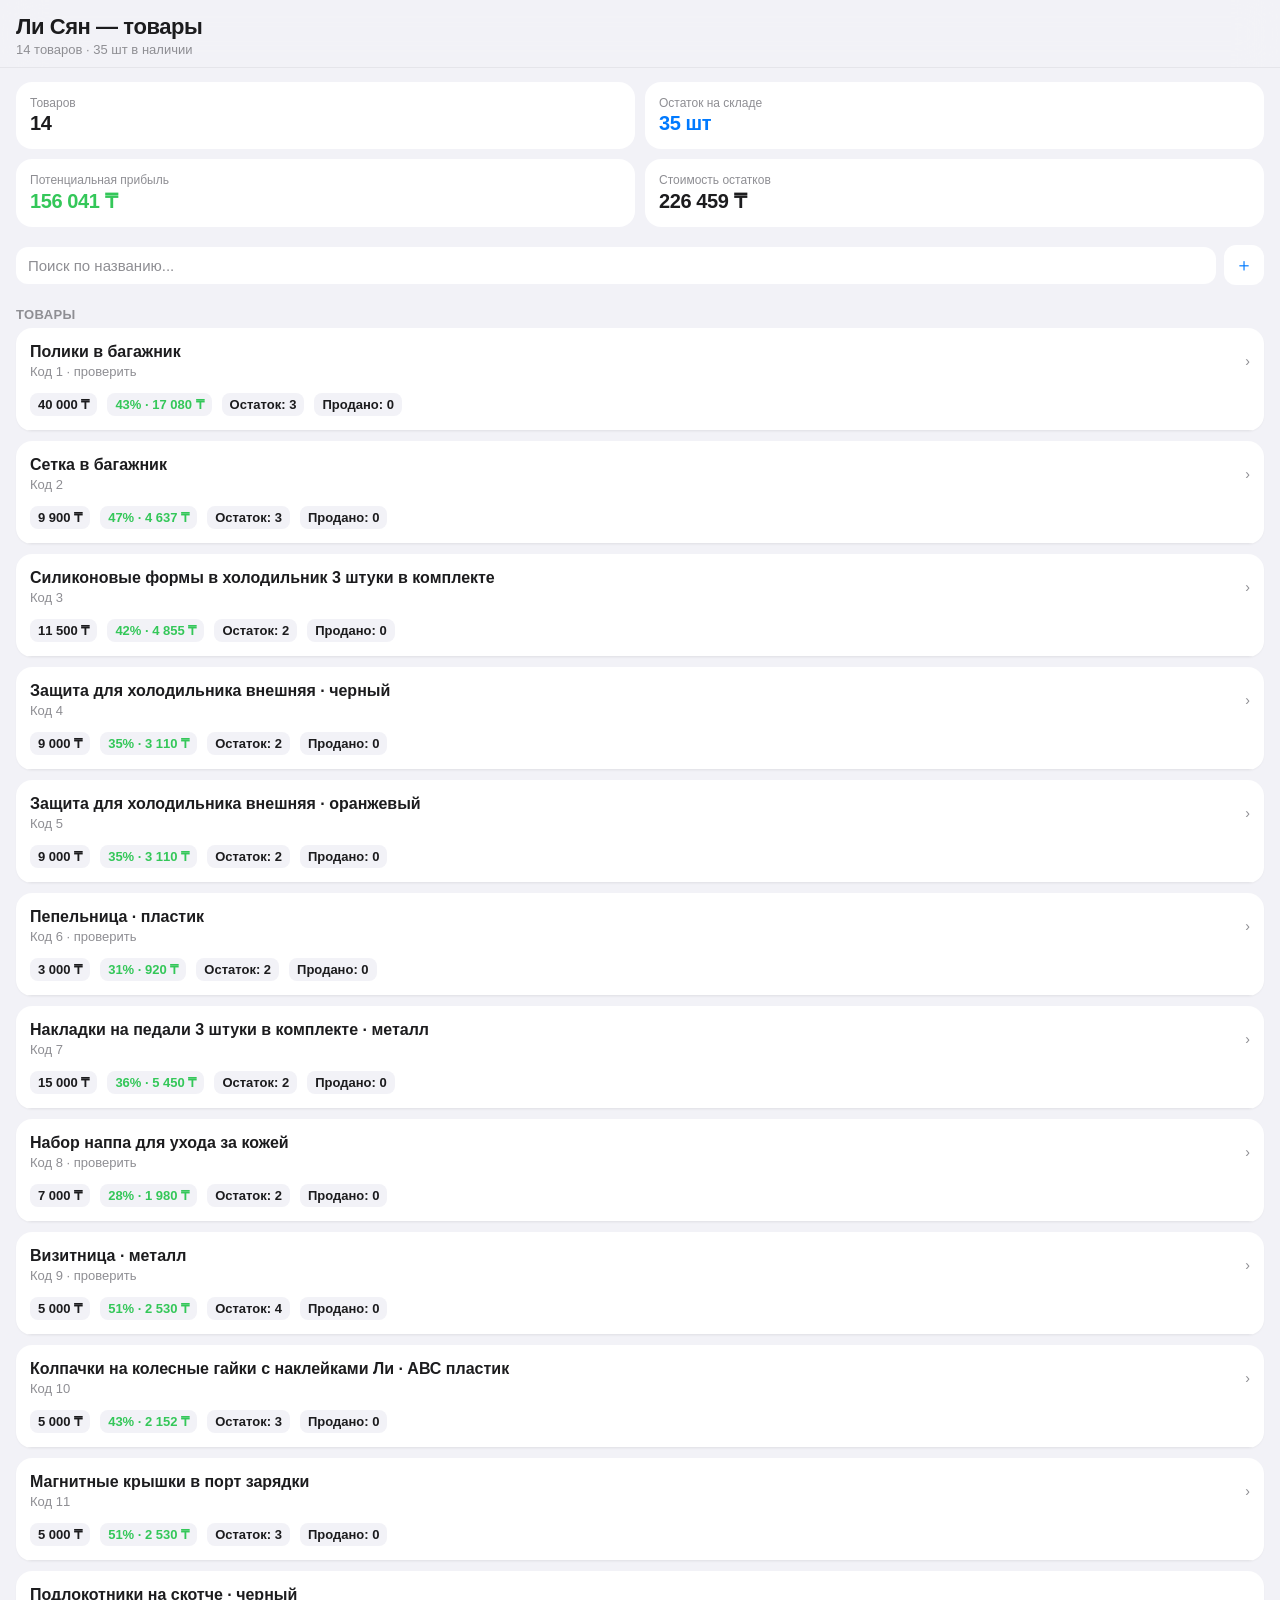
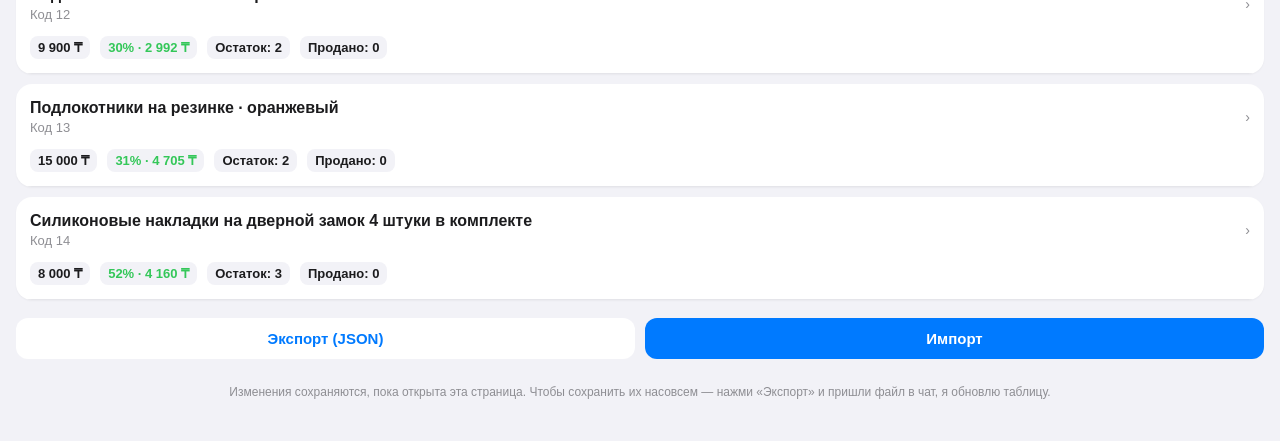
<file: dashboard.html>
<!DOCTYPE html>
<html lang="ru">
<head>
<meta charset="UTF-8">
<meta name="viewport" content="width=device-width, initial-scale=1, viewport-fit=cover, maximum-scale=1">
<title>Ли Сян — товары</title>
<style>
  :root{
    --bg:#f2f2f7;
    --card:#ffffff;
    --text:#1c1c1e;
    --sub:#8e8e93;
    --blue:#007aff;
    --green:#34c759;
    --red:#ff3b30;
    --orange:#ff9500;
    --sep:#e5e5ea;
    --radius:16px;
  }
  *{box-sizing:border-box; -webkit-tap-highlight-color:transparent;}
  html,body{margin:0;padding:0;}
  body{
    background:var(--bg);
    color:var(--text);
    font-family:-apple-system,BlinkMacSystemFont,"SF Pro Text","Helvetica Neue",Arial,sans-serif;
    padding-bottom:calc(24px + env(safe-area-inset-bottom));
    -webkit-font-smoothing:antialiased;
  }
  header{
    position:sticky; top:0; z-index:10;
    background:rgba(242,242,247,0.85);
    backdrop-filter:blur(20px);
    -webkit-backdrop-filter:blur(20px);
    padding:calc(14px + env(safe-area-inset-top)) 16px 10px;
    border-bottom:0.5px solid var(--sep);
  }
  h1{font-size:22px;font-weight:700;margin:0 0 2px;letter-spacing:-0.02em;}
  .subtitle{font-size:13px;color:var(--sub);margin:0;}

  .stats{
    display:grid;
    grid-template-columns:1fr 1fr;
    gap:10px;
    padding:14px 16px 4px;
  }
  .stat{
    background:var(--card);
    border-radius:var(--radius);
    padding:14px;
  }
  .stat .label{font-size:12px;color:var(--sub);font-weight:500;}
  .stat .value{font-size:20px;font-weight:700;margin-top:2px;letter-spacing:-0.02em;}
  .stat .value.green{color:var(--green);}
  .stat .value.blue{color:var(--blue);}

  .toolbar{
    display:flex; gap:8px; padding:14px 16px 6px; align-items:center;
  }
  .search{
    flex:1;
    background:var(--card);
    border:none;
    border-radius:12px;
    padding:10px 12px;
    font-size:15px;
    color:var(--text);
  }
  .search::placeholder{color:var(--sub);}
  .iconbtn{
    background:var(--card);
    border:none;
    border-radius:12px;
    width:40px;height:40px;
    font-size:18px;
    color:var(--blue);
  }

  .section-label{
    font-size:13px; color:var(--sub); text-transform:uppercase; letter-spacing:0.03em;
    padding:16px 16px 6px;
    font-weight:600;
  }

  .list{padding:0 16px; display:flex; flex-direction:column; gap:10px;}

  .card{
    background:var(--card);
    border-radius:var(--radius);
    overflow:hidden;
    box-shadow:0 1px 2px rgba(0,0,0,0.04);
  }
  .card-head{
    display:flex; align-items:center; justify-content:space-between;
    padding:14px 14px;
    gap:10px;
  }
  .card-head .name{
    font-size:16px; font-weight:600; line-height:1.25;
  }
  .card-head .variant{
    font-size:13px; color:var(--sub); margin-top:2px;
  }
  .card-head .chevron{
    color:var(--sub); font-size:14px; transition:transform .2s ease; flex:none;
  }
  .card.open .chevron{transform:rotate(90deg);}

  .card-quick{
    display:flex; gap:10px; padding:0 14px 14px; font-size:13px; color:var(--sub); flex-wrap:wrap;
  }
  .pill{
    background:var(--bg);
    border-radius:8px;
    padding:4px 8px;
    font-weight:600;
    color:var(--text);
  }
  .pill.profit{color:var(--green);}
  .pill.stock0{color:var(--red);}

  .card-body{
    max-height:0;
    overflow:hidden;
    transition:max-height .25s ease;
    border-top:0.5px solid var(--sep);
  }
  .card.open .card-body{max-height:900px;}

  .grid{
    display:grid;
    grid-template-columns:1fr 1fr;
    gap:10px;
    padding:14px;
  }
  .field{
    display:flex; flex-direction:column; gap:4px;
  }
  .field label{font-size:11px; color:var(--sub); font-weight:600; text-transform:uppercase; letter-spacing:0.02em;}
  .field input{
    border:1px solid var(--sep);
    background:var(--bg);
    border-radius:10px;
    padding:9px 10px;
    font-size:15px;
    color:var(--text);
    width:100%;
  }
  .field input:focus{outline:none; border-color:var(--blue); background:#fff;}
  .field.readonly input{color:var(--sub); background:#f7f7f9;}

  .divider-label{
    grid-column:1 / -1;
    font-size:11px; color:var(--sub); font-weight:700; text-transform:uppercase;
    margin-top:6px; letter-spacing:0.03em;
  }

  .summary-row{
    display:flex; justify-content:space-between;
    padding:10px 14px; font-size:14px;
    border-top:0.5px solid var(--sep);
  }
  .summary-row .l{color:var(--sub);}
  .summary-row .r{font-weight:700;}
  .summary-row .r.green{color:var(--green);}

  .footer-actions{
    display:flex; gap:10px; padding:18px 16px 8px;
  }
  .btn{
    flex:1;
    border:none;
    border-radius:12px;
    padding:12px;
    font-size:15px;
    font-weight:600;
    text-align:center;
  }
  .btn.primary{background:var(--blue); color:#fff;}
  .btn.secondary{background:var(--card); color:var(--blue);}
  .footer-note{
    font-size:12px; color:var(--sub); text-align:center; padding:4px 24px 4px;
    line-height:1.5;
  }
  #fileInput{display:none;}
  .empty{
    text-align:center; color:var(--sub); font-size:14px; padding:40px 20px;
  }
</style>
</head>
<body>

<header>
  <h1>Ли Сян — товары</h1>
  <p class="subtitle" id="subtitle">14 товаров</p>
</header>

<div class="stats" id="stats"></div>

<div class="toolbar">
  <input class="search" id="search" placeholder="Поиск по названию..." />
  <button class="iconbtn" id="addBtn" title="Добавить товар">＋</button>
</div>

<div class="section-label">Товары</div>
<div class="list" id="list"></div>

<div class="footer-actions">
  <button class="btn secondary" id="exportBtn">Экспорт (JSON)</button>
  <button class="btn primary" id="importBtn">Импорт</button>
</div>
<input type="file" id="fileInput" accept="application/json">
<p class="footer-note">Изменения сохраняются, пока открыта эта страница. Чтобы сохранить их насовсем — нажми «Экспорт» и пришли файл в чат, я обновлю таблицу.</p>

<script>
const RAW_DATA = [
{id:1, code:'Код 1', name:'Полики в багажник', kaspi:'Защита багажника', variant:'', note:'проверить', price:40000, qty:3, costYuan:390, rate:70, weight:8200, tariff:1800, deliveryExtra:2000, packaging:100, stock:3, sold:0},
{id:2, code:'Код 2', name:'Сетка в багажник', kaspi:'Сетка', variant:'', note:'', price:9900, qty:3, costYuan:78, rate:70, weight:1100, tariff:1800, deliveryExtra:1000, packaging:100, stock:3, sold:0},
{id:3, code:'Код 3', name:'Силиконовые формы в холодильник 3 штуки в комплекте', kaspi:'Органайзер в холодильник', variant:'', note:'', price:11500, qty:2, costYuan:63, rate:70, weight:1500, tariff:1800, deliveryExtra:1000, packaging:100, stock:2, sold:0},
{id:4, code:'Код 4', name:'Защита для холодильника внешняя', kaspi:'', variant:'черный', note:'', price:9000, qty:2, costYuan:70, rate:70, weight:900, tariff:1800, deliveryExtra:1000, packaging:100, stock:2, sold:0},
{id:5, code:'Код 5', name:'Защита для холодильника внешняя', kaspi:'', variant:'оранжевый', note:'', price:9000, qty:2, costYuan:70, rate:70, weight:900, tariff:1800, deliveryExtra:1000, packaging:100, stock:2, sold:0},
{id:6, code:'Код 6', name:'Пепельница', kaspi:'', variant:'пластик', note:'проверить', price:3000, qty:2, costYuan:19, rate:70, weight:300, tariff:1800, deliveryExtra:500, packaging:100, stock:2, sold:0},
{id:7, code:'Код 7', name:'Накладки на педали 3 штуки в комплекте', kaspi:'', variant:'металл', note:'', price:15000, qty:2, costYuan:129, rate:70, weight:1500, tariff:1800, deliveryExtra:1000, packaging:100, stock:2, sold:0},
{id:8, code:'Код 8', name:'Набор наппа для ухода за кожей', kaspi:'', variant:'', note:'проверить', price:7000, qty:2, costYuan:63, rate:70, weight:1100, tariff:1800, deliveryExtra:500, packaging:100, stock:2, sold:0},
{id:9, code:'Код 9', name:'Визитница', kaspi:'', variant:'металл', note:'проверить', price:5000, qty:4, costYuan:47, rate:70, weight:400, tariff:1800, deliveryExtra:500, packaging:100, stock:4, sold:0},
{id:10, code:'Код 10', name:'Колпачки на колесные гайки с наклейками Ли', kaspi:'', variant:'АВС пластик', note:'', price:5000, qty:3, costYuan:54, rate:70, weight:230, tariff:1800, deliveryExtra:500, packaging:100, stock:3, sold:0},
{id:11, code:'Код 11', name:'Магнитные крышки в порт зарядки', kaspi:'', variant:'', note:'', price:5000, qty:3, costYuan:36, rate:70, weight:300, tariff:1800, deliveryExtra:500, packaging:100, stock:3, sold:0},
{id:12, code:'Код 12', name:'Подлокотники на скотче', kaspi:'', variant:'черный', note:'', price:9900, qty:2, costYuan:96, rate:70, weight:850, tariff:1800, deliveryExtra:1000, packaging:100, stock:2, sold:0},
{id:13, code:'Код 13', name:'Подлокотники на резинке', kaspi:'', variant:'оранжевый', note:'', price:15000, qty:2, costYuan:168, rate:70, weight:850, tariff:1800, deliveryExtra:1000, packaging:100, stock:2, sold:0},
{id:14, code:'Код 14', name:'Силиконовые накладки на дверной замок 4 штуки в комплекте', kaspi:'', variant:'', note:'', price:8000, qty:3, costYuan:54, rate:70, weight:200, tariff:1800, deliveryExtra:1000, packaging:100, stock:3, sold:0},
];

// deep clone as working state
let data = JSON.parse(JSON.stringify(RAW_DATA));
let openId = null;

const fmt = n => Math.round(n).toLocaleString('ru-RU');

function calc(item){
  const p = item.qty > 0 ? Math.round(item.costYuan / item.qty) : 0;           // цена за ед, юань
  const r = Math.round(p * item.rate);                                        // закупочная цена за ед, тенге
  const u = Math.round((item.weight / 1000) * item.tariff);                   // стоимость доставки всего
  const v = item.qty > 0 ? Math.round(u / item.qty) : 0;                      // доставка за ед
  const y = Math.round(item.price * 0.12);                                    // комиссия 12%
  const z = Math.round(item.price * 0.01);                                    // платежи 1%
  const ab = Math.round(item.price * 0.04);                                   // налог 4%
  const n = r + v + item.deliveryExtra + item.packaging + y + z + ab;         // себестоимость
  const i = item.price - n;                                                   // прибыль, тенге
  const h = item.price > 0 ? Math.round((i / item.price) * 100) : 0;          // прибыль, %
  return {p, r, u, v, y, z, ab, n, i, h};
}

function renderStats(){
  const totalStock = data.reduce((s,x)=>s+x.stock,0);
  const totalSold = data.reduce((s,x)=>s+x.sold,0);
  let totalProfitPotential = 0, totalInvValue = 0;
  data.forEach(x=>{
    const c = calc(x);
    totalProfitPotential += c.i * x.stock;
    totalInvValue += c.n * x.stock;
  });
  document.getElementById('stats').innerHTML = `
    <div class="stat"><div class="label">Товаров</div><div class="value">${data.length}</div></div>
    <div class="stat"><div class="label">Остаток на складе</div><div class="value blue">${totalStock} шт</div></div>
    <div class="stat"><div class="label">Потенциальная прибыль</div><div class="value green">${fmt(totalProfitPotential)} ₸</div></div>
    <div class="stat"><div class="label">Стоимость остатков</div><div class="value">${fmt(totalInvValue)} ₸</div></div>
  `;
  document.getElementById('subtitle').textContent = `${data.length} товаров · ${totalStock} шт в наличии`;
}

function fieldRow(label, key, item, readonly, suffix){
  const val = item[key];
  return `<div class="field ${readonly?'readonly':''}">
    <label>${label}</label>
    <input type="${readonly?'text':'number'}" inputmode="decimal" data-key="${key}" ${readonly?'readonly':''} value="${readonly? val : val}">
  </div>`;
}

function renderList(){
  const q = document.getElementById('search').value.trim().toLowerCase();
  const listEl = document.getElementById('list');
  const filtered = data.filter(x => (x.name + ' ' + x.variant + ' ' + x.kaspi).toLowerCase().includes(q));
  if(!filtered.length){
    listEl.innerHTML = `<div class="empty">Ничего не найдено</div>`;
    return;
  }
  listEl.innerHTML = filtered.map(item=>{
    const c = calc(item);
    const isOpen = openId === item.id;
    return `
    <div class="card ${isOpen?'open':''}" data-id="${item.id}">
      <div class="card-head" data-toggle="${item.id}">
        <div>
          <div class="name">${item.name}${item.variant ? ' · ' + item.variant : ''}</div>
          <div class="variant">${item.code}${item.note ? ' · ' + item.note : ''}</div>
        </div>
        <div class="chevron">›</div>
      </div>
      <div class="card-quick">
        <span class="pill">${fmt(item.price)} ₸</span>
        <span class="pill profit">${c.h}% · ${fmt(c.i)} ₸</span>
        <span class="pill ${item.stock===0?'stock0':''}">Остаток: ${item.stock}</span>
        <span class="pill">Продано: ${item.sold}</span>
      </div>
      <div class="card-body">
        <div class="grid">
          <div class="divider-label">Продажа и склад</div>
          ${fieldRow('Цена продажи, ₸','price',item,false)}
          ${fieldRow('Остаток, шт','stock',item,false)}
          ${fieldRow('Продано, шт','sold',item,false)}
          ${fieldRow('Количество в закупке','qty',item,false)}

          <div class="divider-label">Закупка</div>
          ${fieldRow('Стоимость закупки, ¥','costYuan',item,false)}
          ${fieldRow('Курс ¥→₸','rate',item,false)}
          <div class="field readonly"><label>Цена за ед., ¥</label><input readonly value="${c.p}"></div>
          <div class="field readonly"><label>Цена за ед., ₸</label><input readonly value="${fmt(c.r)}"></div>

          <div class="divider-label">Доставка</div>
          ${fieldRow('Общий вес, г','weight',item,false)}
          ${fieldRow('Тариф доставки','tariff',item,false)}
          <div class="field readonly"><label>Доставка всего, ₸</label><input readonly value="${fmt(c.u)}"></div>
          <div class="field readonly"><label>Доставка за ед., ₸</label><input readonly value="${fmt(c.v)}"></div>
          ${fieldRow('Доп. доставка, ₸','deliveryExtra',item,false)}
          ${fieldRow('Упаковка, ₸','packaging',item,false)}

          <div class="divider-label">Расчёт</div>
          <div class="field readonly"><label>Комиссия Каспи 12%</label><input readonly value="${fmt(c.y)}"></div>
          <div class="field readonly"><label>Платежи 1%</label><input readonly value="${fmt(c.z)}"></div>
          <div class="field readonly"><label>Налог 4%</label><input readonly value="${fmt(c.ab)}"></div>
        </div>
        <div class="summary-row"><span class="l">Себестоимость</span><span class="r">${fmt(c.n)} ₸</span></div>
        <div class="summary-row"><span class="l">Прибыль с единицы</span><span class="r green">${fmt(c.i)} ₸ (${c.h}%)</span></div>
      </div>
    </div>`;
  }).join('');
}

function render(){
  renderStats();
  renderList();
}

document.getElementById('list').addEventListener('click', (e)=>{
  const head = e.target.closest('[data-toggle]');
  if(head){
    const id = Number(head.dataset.toggle);
    openId = openId === id ? null : id;
    renderList();
  }
});

document.getElementById('list').addEventListener('input', (e)=>{
  const input = e.target.closest('input[data-key]');
  if(!input) return;
  const card = e.target.closest('.card');
  const id = Number(card.dataset.id);
  const item = data.find(x=>x.id===id);
  const key = input.dataset.key;
  const num = parseFloat(input.value.replace(',', '.'));
  item[key] = isNaN(num) ? 0 : num;
  renderStats();
  // re-render just this card's computed fields without losing focus: simplest safe approach is partial refresh
  const c = calc(item);
  card.querySelectorAll('.field.readonly input').forEach((el, idx)=>{});
  // update quick pills and readonly fields in place
  const quick = card.querySelector('.card-quick');
  quick.innerHTML = `
    <span class="pill">${fmt(item.price)} ₸</span>
    <span class="pill profit">${c.h}% · ${fmt(c.i)} ₸</span>
    <span class="pill ${item.stock===0?'stock0':''}">Остаток: ${item.stock}</span>
    <span class="pill">Продано: ${item.sold}</span>
  `;
  const readonlyInputs = card.querySelectorAll('.field.readonly input');
  const vals = [c.p, fmt(c.r), fmt(c.u), fmt(c.v), fmt(c.y), fmt(c.z), fmt(c.ab)];
  readonlyInputs.forEach((el,idx)=>{ if(vals[idx]!==undefined) el.value = vals[idx]; });
  const summaryVals = card.querySelectorAll('.summary-row .r');
  summaryVals[0].textContent = fmt(c.n) + ' ₸';
  summaryVals[1].textContent = fmt(c.i) + ' ₸ (' + c.h + '%)';
});

document.getElementById('search').addEventListener('input', renderList);

document.getElementById('exportBtn').addEventListener('click', ()=>{
  const blob = new Blob([JSON.stringify(data, null, 2)], {type:'application/json'});
  const url = URL.createObjectURL(blob);
  const a = document.createElement('a');
  a.href = url;
  a.download = 'lisyang_tovary.json';
  document.body.appendChild(a);
  a.click();
  document.body.removeChild(a);
  URL.revokeObjectURL(url);
});

document.getElementById('importBtn').addEventListener('click', ()=>{
  document.getElementById('fileInput').click();
});
document.getElementById('fileInput').addEventListener('change', (e)=>{
  const file = e.target.files[0];
  if(!file) return;
  const reader = new FileReader();
  reader.onload = () => {
    try{
      const parsed = JSON.parse(reader.result);
      if(Array.isArray(parsed)){ data = parsed; render(); }
    }catch(err){ alert('Не удалось прочитать файл'); }
  };
  reader.readAsText(file);
});

document.getElementById('addBtn').addEventListener('click', ()=>{
  const newId = Math.max(0, ...data.map(x=>x.id)) + 1;
  data.push({id:newId, code:'Код '+newId, name:'Новый товар', kaspi:'', variant:'', note:'', price:0, qty:1, costYuan:0, rate:70, weight:0, tariff:1800, deliveryExtra:0, packaging:100, stock:0, sold:0});
  openId = newId;
  render();
});

render();
</script>
</body>
</html>
</file>
